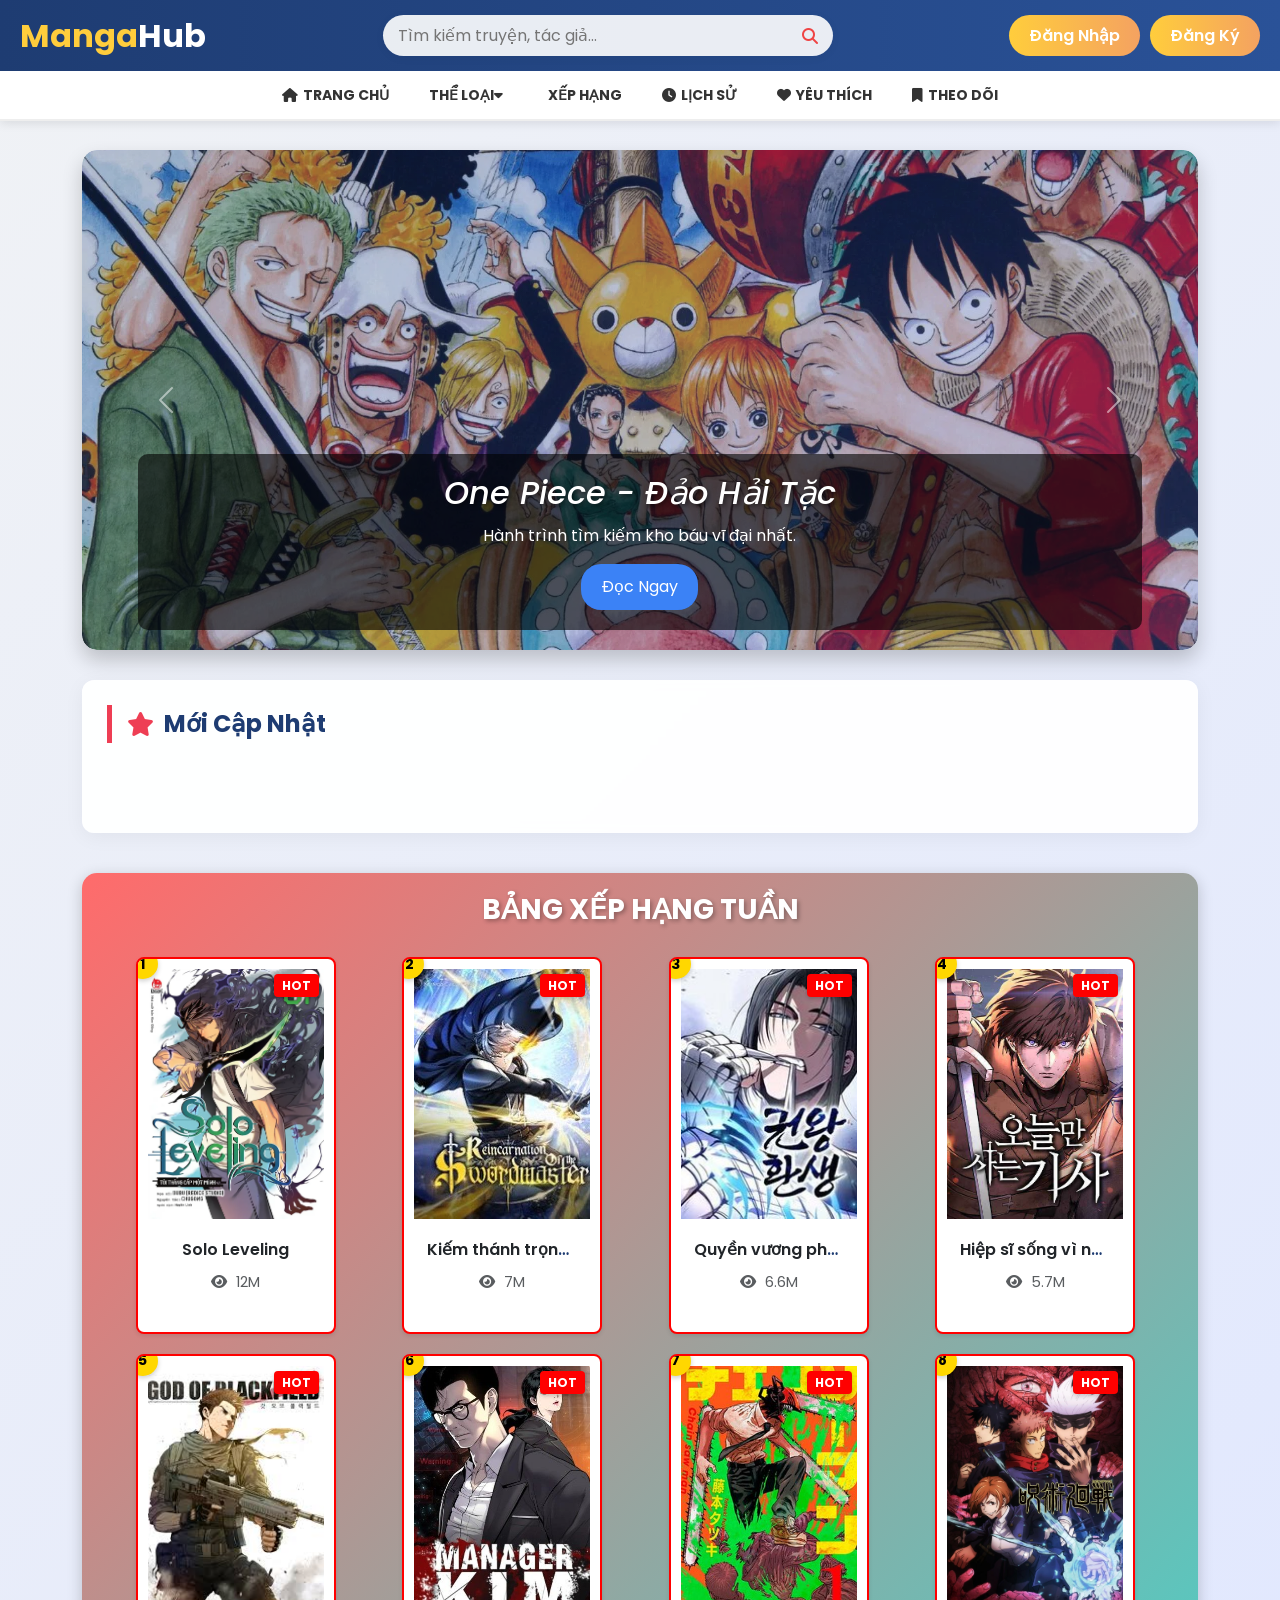
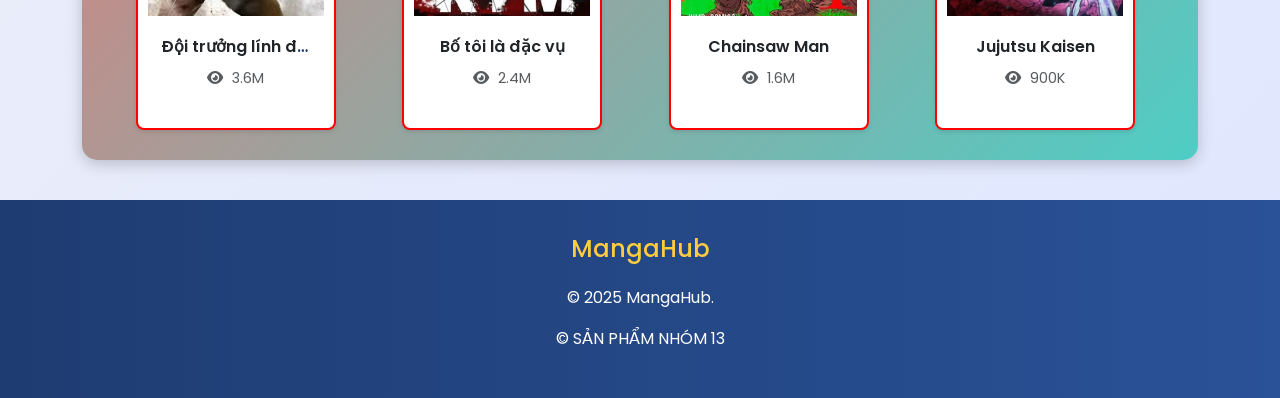
<file: WebSite_MangaHub/index.html>
<!DOCTYPE html>
<html lang="vi">

<head>
    <meta charset="UTF-8">
    <meta name="viewport" content="width=device-width, initial-scale=1.0">
    <title>Trang Chủ - MangaHub</title>
    <!-- Bootstrap 5 CSS -->
    <link href="https://cdn.jsdelivr.net/npm/bootstrap@5.3.0/dist/css/bootstrap.min.css" rel="stylesheet">
    <!-- FontAwesome -->
    <link rel="stylesheet" href="https://cdnjs.cloudflare.com/ajax/libs/font-awesome/6.4.0/css/all.min.css">
    <!-- Google Fonts -->
    <link href="https://fonts.googleapis.com/css2?family=Poppins:wght@400;500;600;700&display=swap" rel="stylesheet">
    <!-- Font Awesome -->
     <link rel="stylesheet" href="https://cdnjs.cloudflare.com/ajax/libs/font-awesome/6.5.1/css/all.min.css">
    <!-- Custom CSS -->
    <link rel="stylesheet" href="css/main.css">
    <link rel="stylesheet" href="css/navbar.css">
    <link rel="stylesheet" href="css/manga-card.css">
    <link rel="stylesheet" href="css/search.css">

</head>

<body>

    <div class="app-header-wrapper">

        <header class="header">
            <a href="index.html" class="logo">Manga<span style="color: #fff;">Hub</span></a>

        <div class="search-box position-relative">
            <input type="text" id="searchInput" placeholder="Tìm kiếm truyện, tác giả...">
            <i class="fas fa-search"></i>

    <!-- Lịch sử tìm kiếm -->
            <div id="searchHistory" class="search-history d-none"></div>
        </div>

            <div class="user-actions d-none d-md-flex" id="userActions">
                <a href="login.html">Đăng Nhập</a>
                <a href="register.html">Đăng Ký</a>
            </div>


            <button class="hamburger-btn d-md-none">
                <i class="fas fa-bars"></i>
            </button>
        </header>

        <!-- Menu Ngang -->
        <nav class="main-nav d-none d-md-block">
            <div class="container">
                <ul class="nav-list">
                    
                    <li class="nav-item">
                        <a href="index.html" class="nav-link"><i class="fas fa-home"></i> Trang Chủ</a>
                    </li>
                    <li class="nav-item">
                        <a href="#" class="nav-link">Thể Loại <i class="fas fa-caret-down"></i></a>

                        <div class="mega-menu">
                            <a href="detail-categories.html?category=Action">Action</a>
                            <a href="detail-categories.html?category=Adventure">Adventure</a>
                            <a href="detail-categories.html?category=Anime">Anime</a>
                            <a href="detail-categories.html?category=Chuyển Sinh">Chuyển Sinh</a>
                            <a href="detail-categories.html?category=Cổ Đại">Cổ Đại</a>
                            <a href="detail-categories.html?category=Comedy">Comedy</a>
                            <a href="detail-categories.html?category=Comic">Comic</a>
                            <a href="detail-categories.html?category=Demons">Demons</a>
                            <a href="detail-categories.html?category=Detective">Detective</a>
                            <a href="detail-categories.html?category=Doujinshi">Doujinshi</a>
                            <a href="detail-categories.html?category=Drama">Drama</a>
                            <a href="detail-categories.html?category=Fantasy">Fantasy</a>
                            <a href="detail-categories.html?category=Gender Bender">Gender Bender</a>
                            <a href="detail-categories.html?category=Harem">Harem</a>
                            <a href="detail-categories.html?category=Historical">Historical</a>
                            <a href="detail-categories.html?category=Horror">Horror</a>
                            <a href="detail-categories.html?category=Huyền Huyễn">Huyền Huyễn</a>
                            <a href="detail-categories.html?category=Isekai">Isekai</a>
                            <a href="detail-categories.html?category=Josei">Josei</a>
                            <a href="detail-categories.html?category=Mafia">Mafia</a>
                            <a href="detail-categories.html?category=Magic">Magic</a>
                            <a href="detail-categories.html?category=Manga">Manga</a>
                            <a href="detail-categories.html?category=Manhua">Manhua</a>
                            <a href="detail-categories.html?category=Manhwa">Manhwa</a>
                        </div>
                    </li>
                    <li class="nav-item"><a href="#" class="nav-link">Xếp Hạng</a></li>
                    <li class="nav-item">
                        <a href="history.html" class="nav-link">
                            <i class="fas fa-clock"></i> Lịch Sử
                        </a>
                    </li>

                    <li class="nav-item">
                        <a href="favorite.html" class="nav-link">
                            <i class="fas fa-heart"></i> Yêu Thích
                        </a>
                    </li>

                    <li class="nav-item">
                        <a href="#" class="nav-link">
                            <i class="fas fa-bookmark"></i> Theo Dõi
                        </a>
                    </li>

                </ul>
            </div>
        </nav>

    </div>

    <div class="container" style="margin-top: 150px;">

        <!-- Carousel (Premium/Featured) -->
        <div id="heroCarousel" class="carousel slide premium-carousel" data-bs-ride="carousel">
            <div class="carousel-inner">
                <div class="carousel-item active">
                    <img src="images\one-piece-hero.jpg" alt="Slide 1">
                    <div class="carousel-caption">
                        <h5>One Piece - Đảo Hải Tặc</h5>
                        <p>Hành trình tìm kiếm kho báu vĩ đại nhất.</p>
                        <a href="detail.html?id=7" class="btn-xem-thong-tin">Đọc Ngay</a>
                    </div>
                </div>
                <div class="carousel-item">
                    <img src="images/naruto-hero.jpg" alt="Slide 2">
                    <div class="carousel-caption">
                        <h5>Naruto Shippuden</h5>
                        <p>Huyền thoại Ninja làng Lá.</p>
                        <a href="detail.html?id=8" class="btn-xem-thong-tin">Đọc Ngay</a>
                    </div>
                </div>
            </div>
            <button class="carousel-control-prev" type="button" data-bs-target="#heroCarousel" data-bs-slide="prev">
                <span class="carousel-control-prev-icon"></span>
            </button>
            <button class="carousel-control-next" type="button" data-bs-target="#heroCarousel" data-bs-slide="next">
                <span class="carousel-control-next-icon"></span>
            </button>
        </div>

        <!-- Section: Truyện Mới Cập Nhật -->
        <div class="section-wrapper">
            <div class="section-title">
                <i class="fas fa-star"></i> Mới Cập Nhật
            </div>

            <div class="manga-grid" id="mangaGrid">
                
            </div>

        </div>

        <!-- Section: Top Xem Nhiều -->
        <!-- Section: Top Xem Nhiều -->
        <div class="top-most-viewed">
            <h2 class="section-title-top">Bảng Xếp Hạng Tuần</h2>

            <div class="row justify-content-center">

                <!-- Item 1 -->
                <div class="col-6 col-md-4 col-lg-3">
                    <div class="manga-card hot-card">
                        <div class="rank-badge">1</div>
                        <!-- Link ở ảnh -->
                        <a href="detail.html?id=3">
                            <img src="images/solo-leveling.jpg" class="card-img-top" alt="Top 1">
                        </a>
                        <div class="p-2 text-center">
                            <!-- THÊM Link ở tên truyện -->
                            <div class="manga-title">
                                <a href="detail.html?id=3" class="text-dark text-decoration-none">Solo Leveling</a>
                            </div>
                            <div class="text-muted"><i class="fas fa-eye"></i> 12M</div>
                        </div>
                    </div>
                </div>

                <!-- Item 2 -->
                <div class="col-6 col-md-4 col-lg-3">
                    <div class="manga-card hot-card">
                        <div class="rank-badge">2</div>
                        <a href="detail.html?id=1">
                            <img src="images\kiem-thanh-trong-sinh.jpg" class="card-img-top" alt="Top 2">
                        </a>
                        <div class="p-2 text-center">
                            <div class="manga-title">
                                <a href="detail.html?id=1" class="text-dark text-decoration-none">Kiếm thánh trọng
                                    sinh</a>
                            </div>
                            <div class="text-muted"><i class="fas fa-eye"></i> 7M</div>
                        </div>
                    </div>
                </div>

                <!-- Item 3 -->
                <div class="col-6 col-md-4 col-lg-3">
                    <div class="manga-card hot-card">
                        <div class="rank-badge">3</div>
                        <a href="detail.html?id=2">
                            <img src="images\quyen-vuong-phuc-sinh.jpg" class="card-img-top" alt="Top 3">
                        </a>
                        <div class="p-2 text-center">
                            <div class="manga-title">
                                <a href="detail.html?id=2" class="text-dark text-decoration-none">Quyền vương phục
                                    sinh</a>
                            </div>
                            <div class="text-muted"><i class="fas fa-eye"></i> 6.6M</div>
                        </div>
                    </div>
                </div>

                <!-- Item 4 -->
                <div class="col-6 col-md-4 col-lg-3">
                    <div class="manga-card hot-card">
                        <div class="rank-badge">4</div>
                        <a href="detail.html?id=4">
                            <img src="images\hiep-si-song-vi-ngay-hom-nay.png" class="card-img-top" alt="Top 4">
                        </a>
                        <div class="p-2 text-center">
                            <div class="manga-title">
                                <a href="detail.html?id=4" class="text-dark text-decoration-none">Hiệp sĩ sống vì ngày
                                    hôm nay</a>
                            </div>
                            <div class="text-muted"><i class="fas fa-eye"></i> 5.7M</div>
                        </div>
                    </div>
                </div>

                <!-- Item 5 -->
                <div class="col-6 col-md-4 col-lg-3">
                    <div class="manga-card hot-card">
                        <div class="rank-badge">5</div>
                        <a href="detail.html?id=5">
                            <img src="images\doi-truong-linh-danh-thue.jpeg" class="card-img-top" alt="Top 5">
                        </a>
                        <div class="p-2 text-center">
                            <div class="manga-title">
                                <a href="detail.html?id=5" class="text-dark text-decoration-none">Đội trưởng lính đánh
                                    thuê</a>
                            </div>
                            <div class="text-muted"><i class="fas fa-eye"></i> 3.6M</div>
                        </div>
                    </div>
                </div>

                <!-- Item 6 -->
                <div class="col-6 col-md-4 col-lg-3">
                    <div class="manga-card hot-card">
                        <div class="rank-badge">6</div>
                        <a href="detail.html?id=6">
                            <img src="images\bo-toi-la-dac-vu.jpg" class="card-img-top" alt="Top 6">
                        </a>
                        <div class="p-2 text-center">
                            <div class="manga-title">
                                <a href="detail.html?id=6" class="text-dark text-decoration-none">Bố tôi là đặc vụ</a>
                            </div>
                            <div class="text-muted"><i class="fas fa-eye"></i> 2.4M</div>
                        </div>
                    </div>
                </div>

                <!-- Item 7 -->
                <div class="col-6 col-md-4 col-lg-3">
                    <div class="manga-card hot-card">
                        <div class="rank-badge">7</div>
                        <a href="detail.html?id=1">
                            <img src="images\Chainsawman.jpg" class="card-img-top" alt="Top 7">
                        </a>
                        <div class="p-2 text-center">
                            <div class="manga-title">
                                <a href="detail.html?id=1" class="text-dark text-decoration-none">Chainsaw Man</a>
                            </div>
                            <div class="text-muted"><i class="fas fa-eye"></i> 1.6M</div>
                        </div>
                    </div>
                </div>

                <!-- Item 8 -->
                <div class="col-6 col-md-4 col-lg-3">
                    <div class="manga-card hot-card">
                        <div class="rank-badge">8</div>
                        <a href="detail.html?id=2">
                            <img src="images\Jujutsu-kaisen.jpg" class="card-img-top" alt="Top 8">
                        </a>
                        <div class="p-2 text-center">
                            <div class="manga-title">
                                <a href="detail.html?id=2" class="text-dark text-decoration-none">Jujutsu Kaisen</a>
                            </div>
                            <div class="text-muted"><i class="fas fa-eye"></i> 900K</div>
                        </div>
                    </div>
                </div>

            </div>
        </div>
    </div>

    </div>

    <!-- Footer -->
    <footer class="footer">
        <div class="container">
            <a href="#" class="logo mb-3 d-block" style="font-size: 1.5rem;">MangaHub</a>
            <p>&copy; 2025 MangaHub.</p>
            <p>&copy; SẢN PHẨM NHÓM 13</p>
        </div>
    </footer>

    <!-- Bootstrap JS -->
    <script src="https://cdn.jsdelivr.net/npm/bootstrap@5.3.0/dist/js/bootstrap.bundle.min.js"></script>
    <script src="js/main.js"></script>
</body>

</html>
</file>
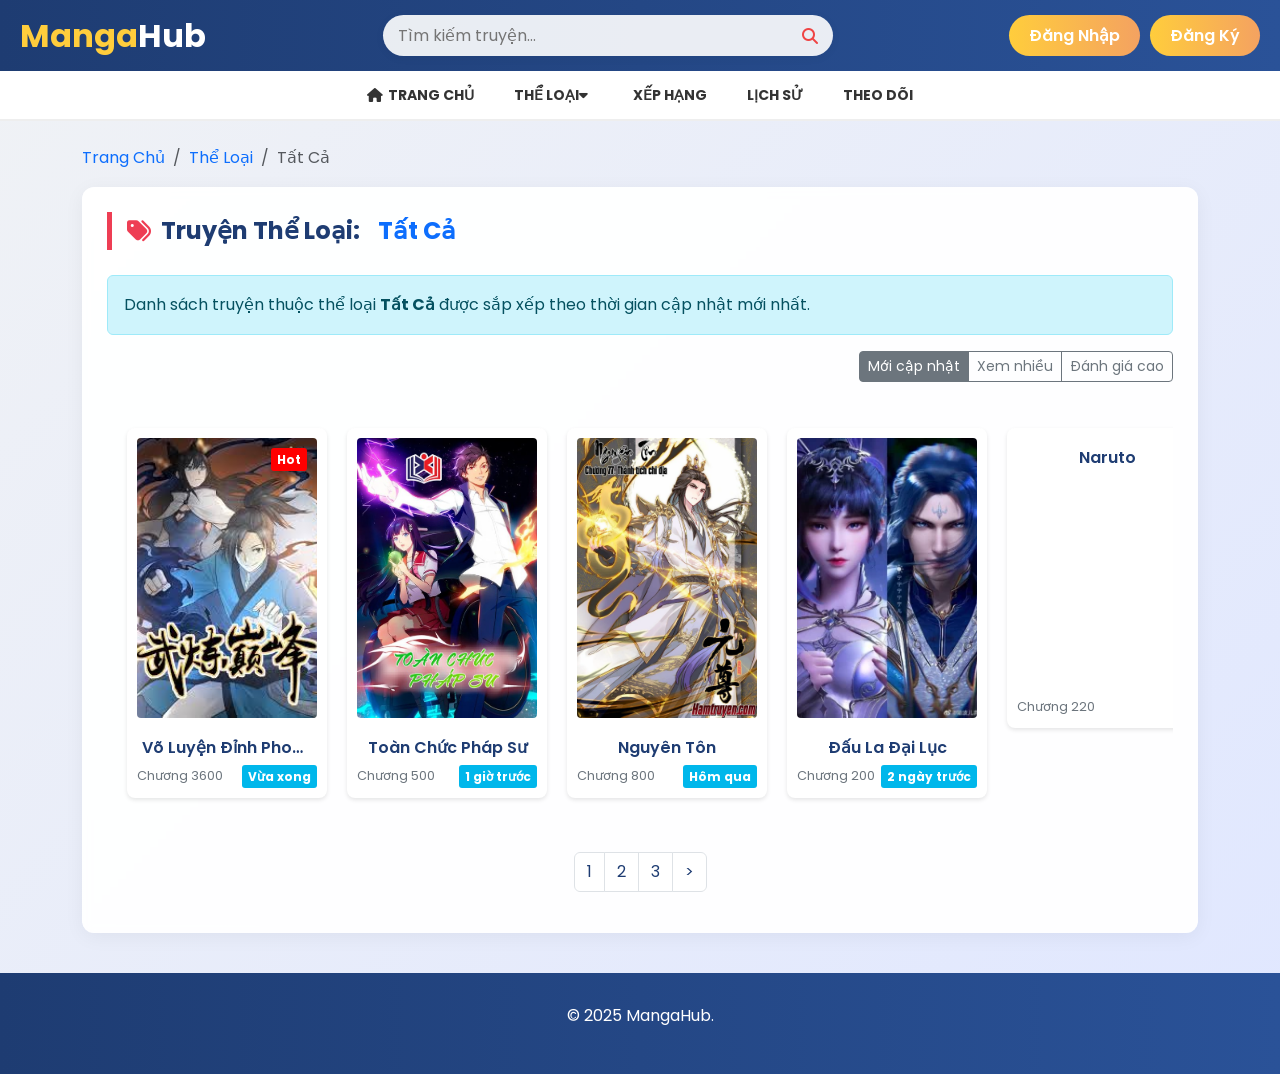
<file: WebSite_MangaHub/detail-categories.html>
<!DOCTYPE html>
<html lang="vi">
<head>
    <meta charset="UTF-8">
    <meta name="viewport" content="width=device-width, initial-scale=1.0">
    <title>Thể Loại - MangaHub</title>
    <!-- Bootstrap 5 CSS -->
    <link href="https://cdn.jsdelivr.net/npm/bootstrap@5.3.0/dist/css/bootstrap.min.css" rel="stylesheet">
    <!-- FontAwesome -->
    <link rel="stylesheet" href="https://cdnjs.cloudflare.com/ajax/libs/font-awesome/6.4.0/css/all.min.css">
    <!-- Google Fonts -->
    <link href="https://fonts.googleapis.com/css2?family=Poppins:wght@400;500;600;700&display=swap" rel="stylesheet">
    <!-- Custom CSS -->
    <link rel="stylesheet" href="css/main.css">
    <link rel="stylesheet" href="css/navbar.css">
    <link rel="stylesheet" href="css/manga-card.css">
</head>
<body>

    <!-- Header -->
    <header class="header">
        <a href="index.html" class="logo">Manga<span style="color: #fff;">Hub</span></a>
        <div class="search-box">
            <input type="text" placeholder="Tìm kiếm truyện...">
            <i class="fas fa-search"></i>
        </div>
        <div class="user-actions d-none d-md-flex">
            <a href="login.html">Đăng Nhập</a>
            <a href="register.html">Đăng Ký</a> 
        </div>
        <button class="hamburger-btn d-md-none"><i class="fas fa-bars"></i></button>
    </header>

    <!-- Menu Ngang (Copy y hệt từ bước 2) -->
    <nav class="main-nav d-none d-md-block">
        <div class="container">
            <ul class="nav-list">
                
                <li class="nav-item"><a href="index.html" class="nav-link"><i class="fas fa-home"></i> Trang Chủ</a></li>
                <li class="nav-item">
                    <a href="#" class="nav-link">Thể Loại <i class="fas fa-caret-down"></i></a>
                    <div class="mega-menu">
                        <a href="detail-categories.html?category=Action">Action</a>
                        <a href="detail-categories.html?category=Adventure">Adventure</a>
                        <a href="detail-categories.html?category=Anime">Anime</a>
                        <a href="detail-categories.html?category=Chuyển Sinh">Chuyển Sinh</a>
                        <a href="detail-categories.html?category=Cổ Đại">Cổ Đại</a>
                        <a href="detail-categories.html?category=Comedy">Comedy</a>
                        <a href="detail-categories.html?category=Comic">Comic</a>
                        <a href="detail-categories.html?category=Demons">Demons</a>
                        <a href="detail-categories.html?category=Detective">Detective</a>
                        <a href="detail-categories.html?category=Doujinshi">Doujinshi</a>
                        <a href="detail-categories.html?category=Drama">Drama</a>
                        <a href="detail-categories.html?category=Fantasy">Fantasy</a>
                        <a href="detail-categories.html?category=Gender Bender">Gender Bender</a>
                        <a href="detail-categories.html?category=Harem">Harem</a>
                        <a href="detail-categories.html?category=Historical">Historical</a>
                        <a href="detail-categories.html?category=Horror">Horror</a>
                        <a href="detail-categories.html?category=Huyền Huyễn">Huyền Huyễn</a>
                        <a href="detail-categories.html?category=Isekai">Isekai</a>
                        <a href="detail-categories.html?category=Josei">Josei</a>
                        <a href="detail-categories.html?category=Mafia">Mafia</a>
                        <a href="detail-categories.html?category=Magic">Magic</a>
                        <a href="detail-categories.html?category=Manga">Manga</a>
                        <a href="detail-categories.html?category=Manhua">Manhua</a>
                        <a href="detail-categories.html?category=Manhwa">Manhwa</a>
                    </div>
                </li>
                <li class="nav-item"><a href="#" class="nav-link">Xếp Hạng</a></li>
                <li class="nav-item"><a href="history.html" class="nav-link">Lịch Sử</a></li>
                <li class="nav-item"><a href="#" class="nav-link">Theo Dõi</a></li>
            </ul>
        </div>
    </nav>

    <!-- Nội dung chính -->
    <div class="container">
        
        <!-- Breadcrumb (Đường dẫn) -->
        <nav aria-label="breadcrumb" class="mt-4">
            <ol class="breadcrumb">
                <li class="breadcrumb-item"><a href="index.html" class="text-decoration-none">Trang Chủ</a></li>
                <li class="breadcrumb-item"><a href="#" class="text-decoration-none">Thể Loại</a></li>
                <li class="breadcrumb-item active" aria-current="page" id="breadcrumb-category">...</li>
            </ol>
        </nav>

        <!-- Tiêu đề Thể Loại Động -->
        <div class="section-wrapper mt-3">
            <div class="section-title">
                <i class="fas fa-tags"></i> Truyện Thể Loại: <span id="category-title" class="text-primary ms-2">Đang tải...</span>
            </div>
            
            <div class="alert alert-info">
                Danh sách truyện thuộc thể loại <strong><span id="category-subtitle">...</span></strong> được sắp xếp theo thời gian cập nhật mới nhất.
            </div>

            <!-- Bộ lọc nhỏ -->
            <div class="d-flex justify-content-end mb-3">
                <div class="btn-group">
                    <button class="btn btn-outline-secondary btn-sm active">Mới cập nhật</button>
                    <button class="btn btn-outline-secondary btn-sm">Xem nhiều</button>
                    <button class="btn btn-outline-secondary btn-sm">Đánh giá cao</button>
                </div>
            </div>

            <!-- Lưới truyện (Giống trang chủ) -->
            <div class="manga-grid">
                <!-- Item 1 -->
                <div class="manga-card">
                    <div style="position: relative;">
                        <span class="badge-18plus">Hot</span>
                        <a href="detail.html">
                            <img src="images\vo-luyen-dinh-phong.jpeg" class="manga-cover" alt="Cover">
                        </a>
                    </div>
                    <div class="card-body">
                        <h3 class="manga-title"><a href="detail.html">Võ Luyện Đỉnh Phong</a></h3>
                        <div class="chapter-info">
                            <span>Chương 3600</span>
                            <span class="update-tag">Vừa xong</span>
                        </div>
                    </div>
                </div>
                
                <!-- Item 2 -->
                <div class="manga-card">
                    <a href="detail.html">
                        <img src="images\toan-chuc-phap-su.jpg" class="manga-cover" alt="Cover">
                    </a>
                    <div class="card-body">
                        <h3 class="manga-title"><a href="detail.html">Toàn Chức Pháp Sư</a></h3>
                        <div class="chapter-info">
                            <span>Chương 500</span>
                            <span class="update-tag">1 giờ trước</span>
                        </div>
                    </div>
                </div>

                <!-- Item 3 -->
                <div class="manga-card">
                    <a href="detail.html">
                        <img src="images\nguyen-ton.webp" class="manga-cover" alt="Cover">
                    </a>
                    <div class="card-body">
                        <h3 class="manga-title"><a href="detail.html">Nguyên Tôn</a></h3>
                        <div class="chapter-info">
                            <span>Chương 800</span>
                            <span class="update-tag">Hôm qua</span>
                        </div>
                    </div>
                </div>

                 <!-- Item 4 -->
                 <div class="manga-card">
                    <a href="detail.html">
                        <img src="images\dau-la-dai-luc.webp" class="manga-cover" alt="Cover">
                    </a>
                    <div class="card-body">
                        <h3 class="manga-title"><a href="detail.html">Đấu La Đại Lục</a></h3>
                        <div class="chapter-info">
                            <span>Chương 200</span>
                            <span class="update-tag">2 ngày trước</span>
                        </div>
                    </div>
                </div>

                <div class="manga-card">
                    <a href="detail.html">
                        <!-- <img src="images\naruto.jpg" class="manga-cover" alt="Cover"> -->
                    </a>
                    <div class="card-body">
                        <h3 class="manga-title"><a href="detail.html">Naruto</a></h3>
                        <div class="chapter-info">
                            <span>Chương 220</span>
                            <!-- <span class="update-tag">Vừa xong</span> -->
                        </div>
                    </div>
                </div>

                <div class="manga-card">
                    <a href="detail.html">
                        <img src="images\shark-ca-map.jpg" class="manga-cover" alt="Cover">
                    </a>
                    <div class="card-body">
                        <h3 class="manga-title"><a href="detail.html">Người xấu</a></h3>
                        <div class="chapter-info">
                            <span>Chương 283</span>
                            <span class="update-tag">Vừa xong</span>
                        </div>
                    </div>
                </div>
                
                                <div class="manga-card">
                    <a href="detail.html">
                        <img src="images\Jujutsu-kaisen.jpg" class="manga-cover" alt="Cover">
                    </a>
                    <div class="card-body">
                        <h3 class="manga-title"><a href="detail.html">Jujusu Kaisen</a></h3>
                        <div class="chapter-info">
                            <span>Chương 150</span>
                            <span class="update-tag">3 ngày trước</span>
                        </div>
                    </div>
                </div>

                                <div class="manga-card">
                    <a href="detail.html">
                        <img src="images\tho-san-cap-sss.jpg" class="manga-cover" alt="Cover">
                    </a>
                    <div class="card-body">
                        <h3 class="manga-title"><a href="detail.html">Thợ săn</a></h3>
                        <div class="chapter-info">
                            <span>Chương 190</span>
                            <span class="update-tag">1 ngày trước</span>
                        </div>
                    </div>
                </div>
                <!-- Bạn có thể copy thêm nhiều item vào đây -->
            </div>
            
            <!-- Phân trang -->
            <ul class="pagination mt-4">
                <li class="page-item active"><a class="page-link" href="#">1</a></li>
                <li class="page-item"><a class="page-link" href="#">2</a></li>
                <li class="page-item"><a class="page-link" href="#">3</a></li>
                <li class="page-item"><a class="page-link" href="#">></a></li>
            </ul>
        </div>
    </div>

    <!-- Footer -->
    <footer class="footer">
        <div class="container">
            <p>&copy; 2025 MangaHub.</p>
        </div>
    </footer>

    <!-- Bootstrap JS -->
    <script src="https://cdn.jsdelivr.net/npm/bootstrap@5.3.0/dist/js/bootstrap.bundle.min.js"></script>

    <!-- SCRIPT XỬ LÝ TÊN THỂ LOẠI TỰ ĐỘNG -->
    <script src="js/main.js"></script>
    <script src="js/category.js"></script>
</body>
</html>
</file>
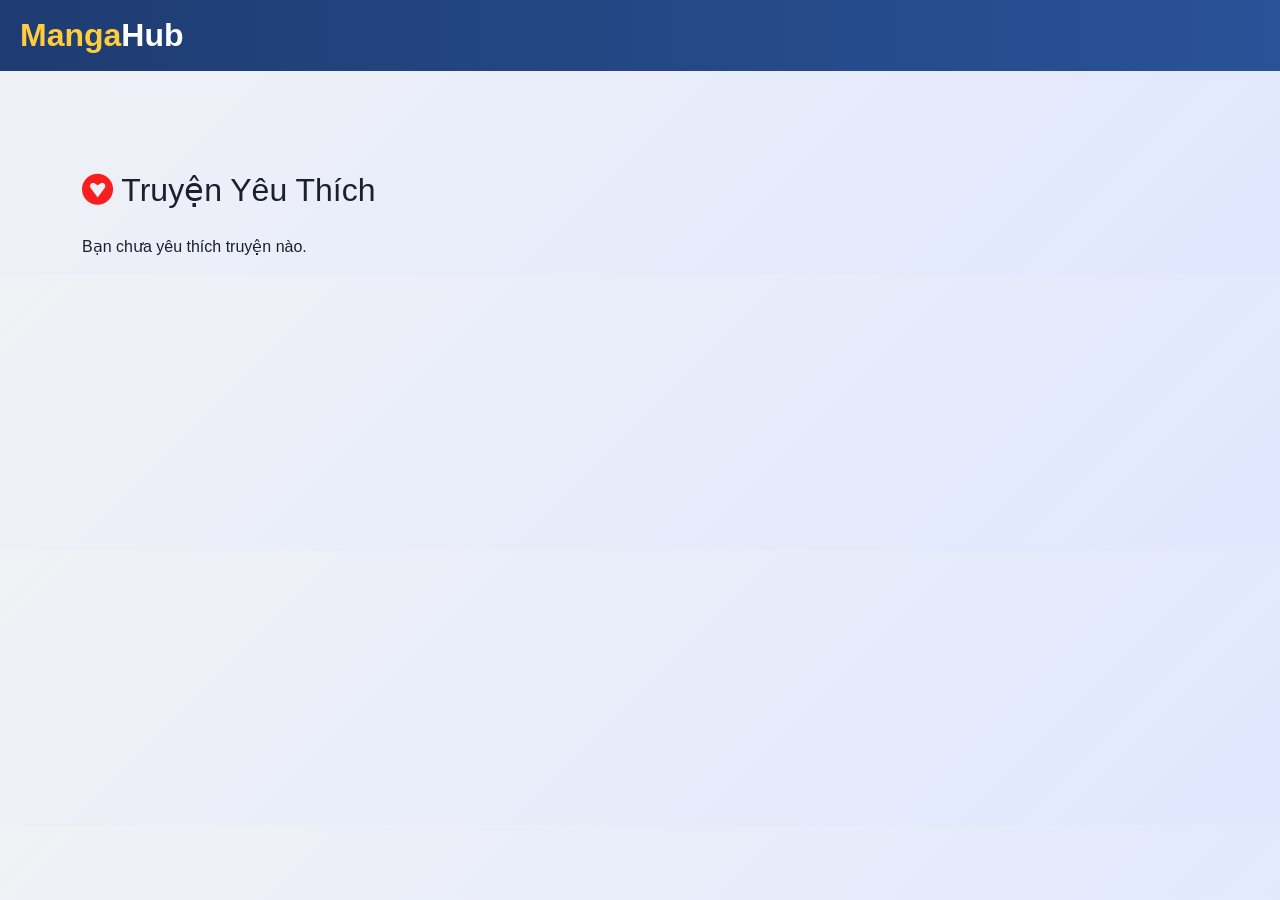
<file: WebSite_MangaHub/favorite.html>
<!DOCTYPE html>
<html lang="vi">
<head>
    <meta charset="UTF-8">
    <title>Truyện Yêu Thích</title>
    <meta name="viewport" content="width=device-width, initial-scale=1.0">
    <link rel="stylesheet" href="https://cdnjs.cloudflare.com/ajax/libs/font-awesome/6.5.1/css/all.min.css">
    <link href="https://cdn.jsdelivr.net/npm/bootstrap@5.3.0/dist/css/bootstrap.min.css" rel="stylesheet">
    <link rel="stylesheet" href="css/main.css">
    <link rel="stylesheet" href="css/navbar.css">
</head>

<body>

<header class="header">
    <a href="index.html" class="logo">Manga<span style="color:#fff;">Hub</span></a>
</header>

<div class="container" style="margin-top:100px;">
    <h2 class="mb-4"><i class="fa-brands fa-gratipay" style="color: #f91f1f;"></i> Truyện Yêu Thích</h2>

    <div id="favoriteList" class="row g-4"></div>
</div>

<script>
    const list = document.getElementById("favoriteList");
    const favorites = JSON.parse(localStorage.getItem("favorites")) || [];

    if (favorites.length === 0) {
        list.innerHTML = "<p>Bạn chưa yêu thích truyện nào.</p>";
    }

    favorites.forEach(manga => {
        const div = document.createElement("div");
        div.className = "col-md-3";

        div.innerHTML = `
            <div class="card h-100">
                <img src="${manga.cover}" class="card-img-top">
                <div class="card-body">
                    <h6 class="card-title">${manga.title}</h6>
                    <a href="${manga.link}" class="btn btn-sm btn-primary">Xem</a>
                </div>
            </div>
        `;

        list.appendChild(div);
    });
</script>

</body>
</html>
</file>
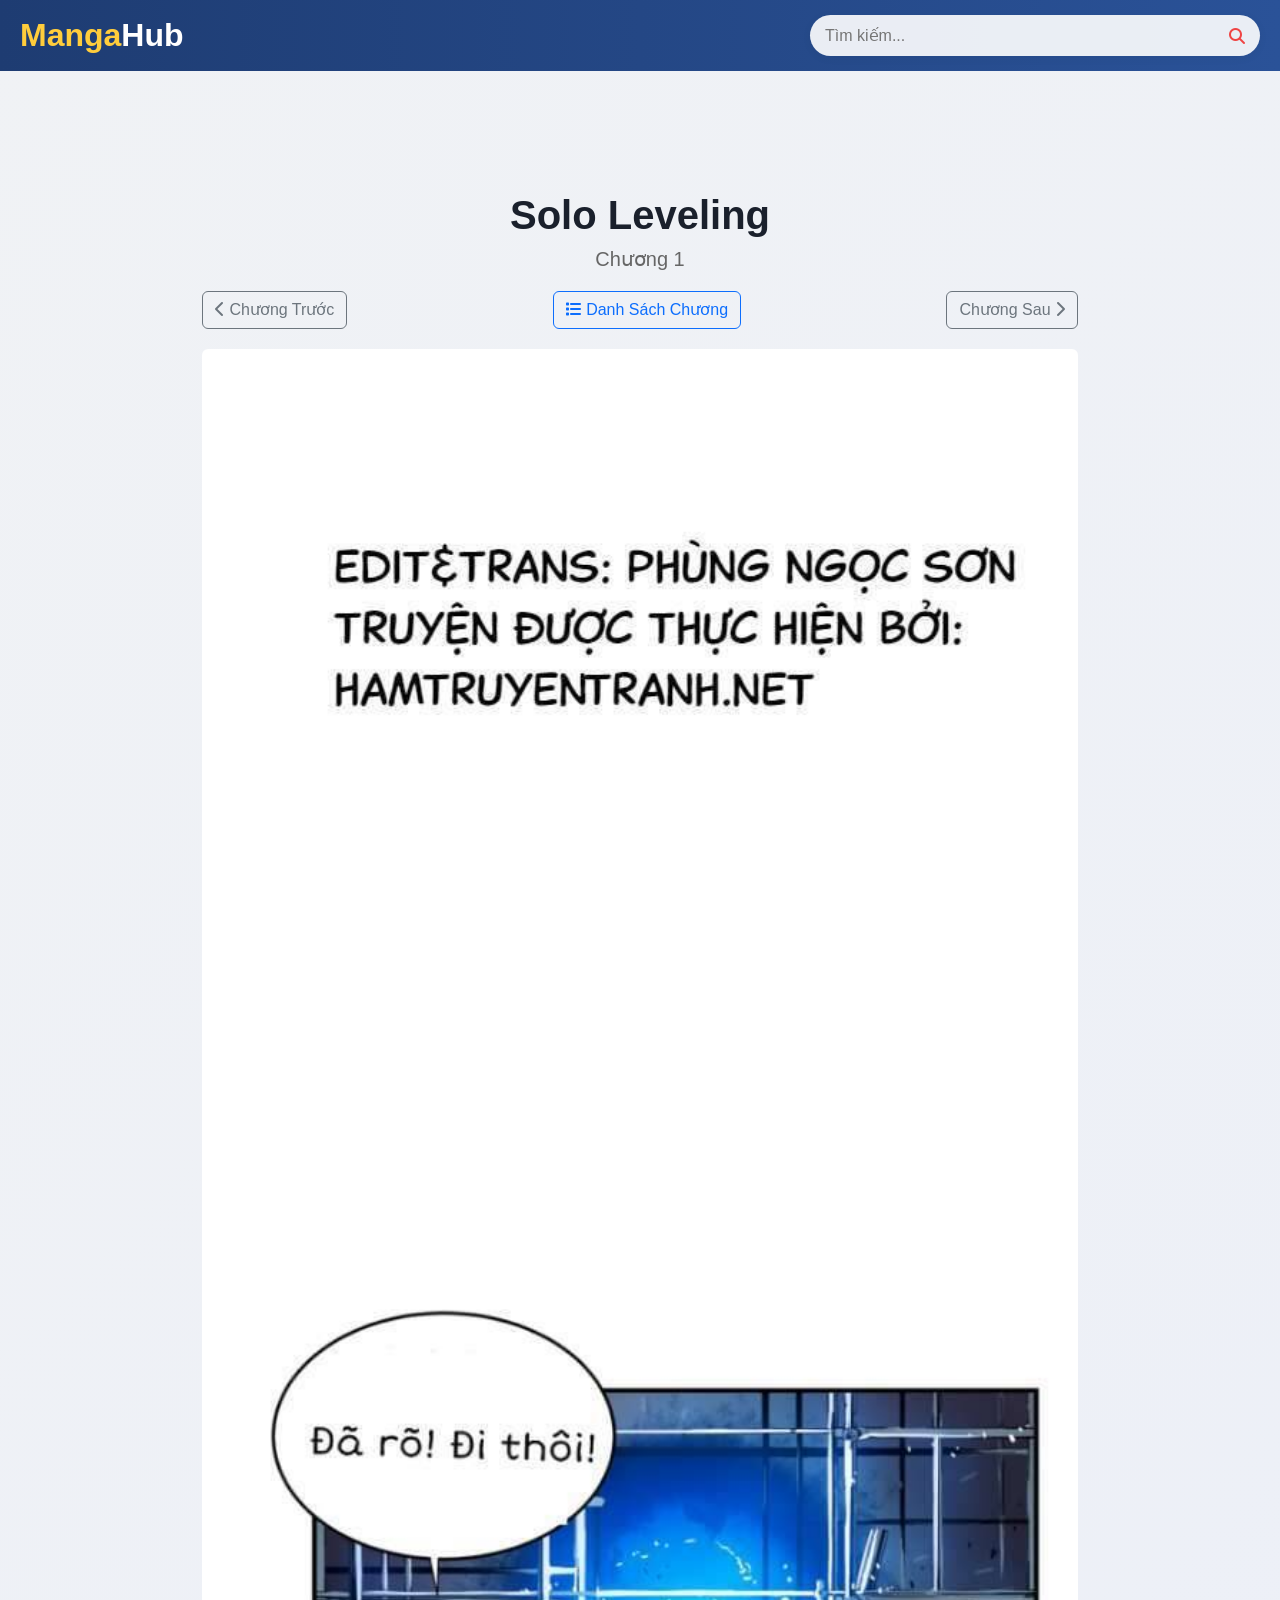
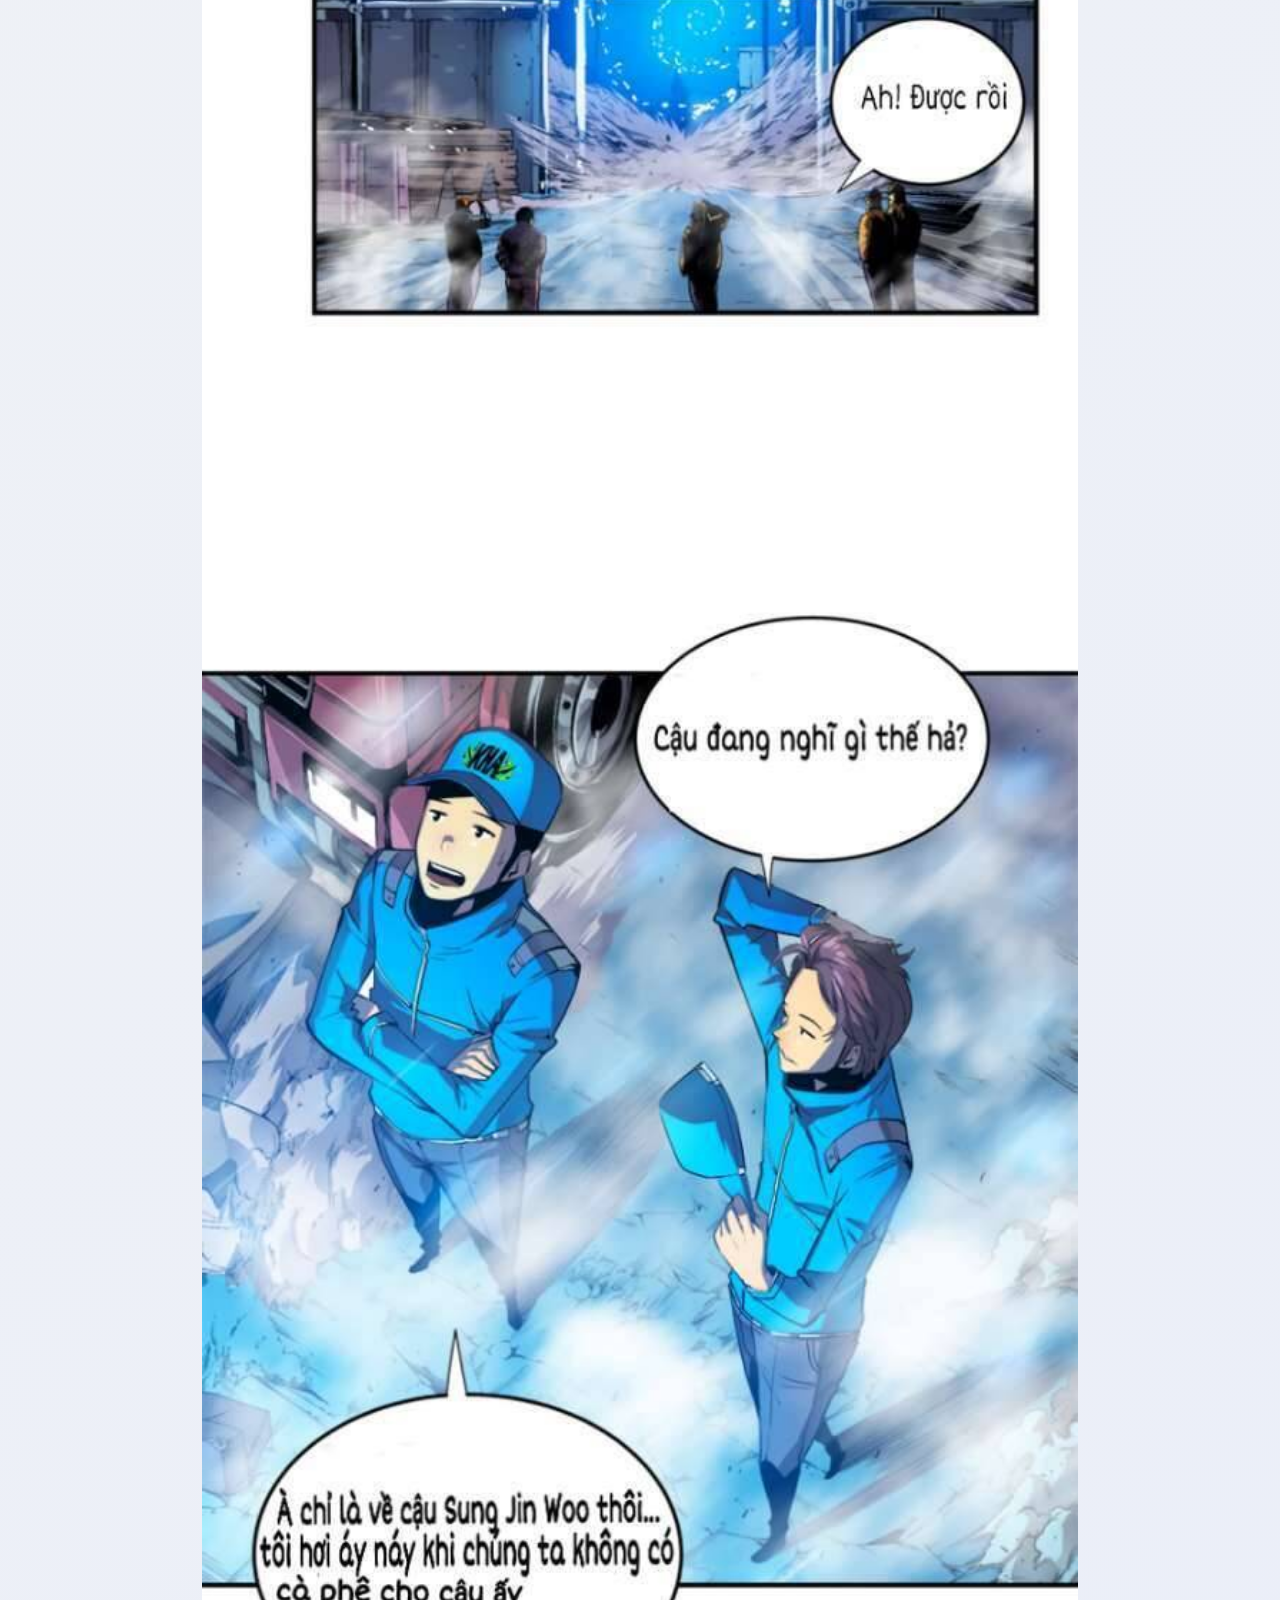
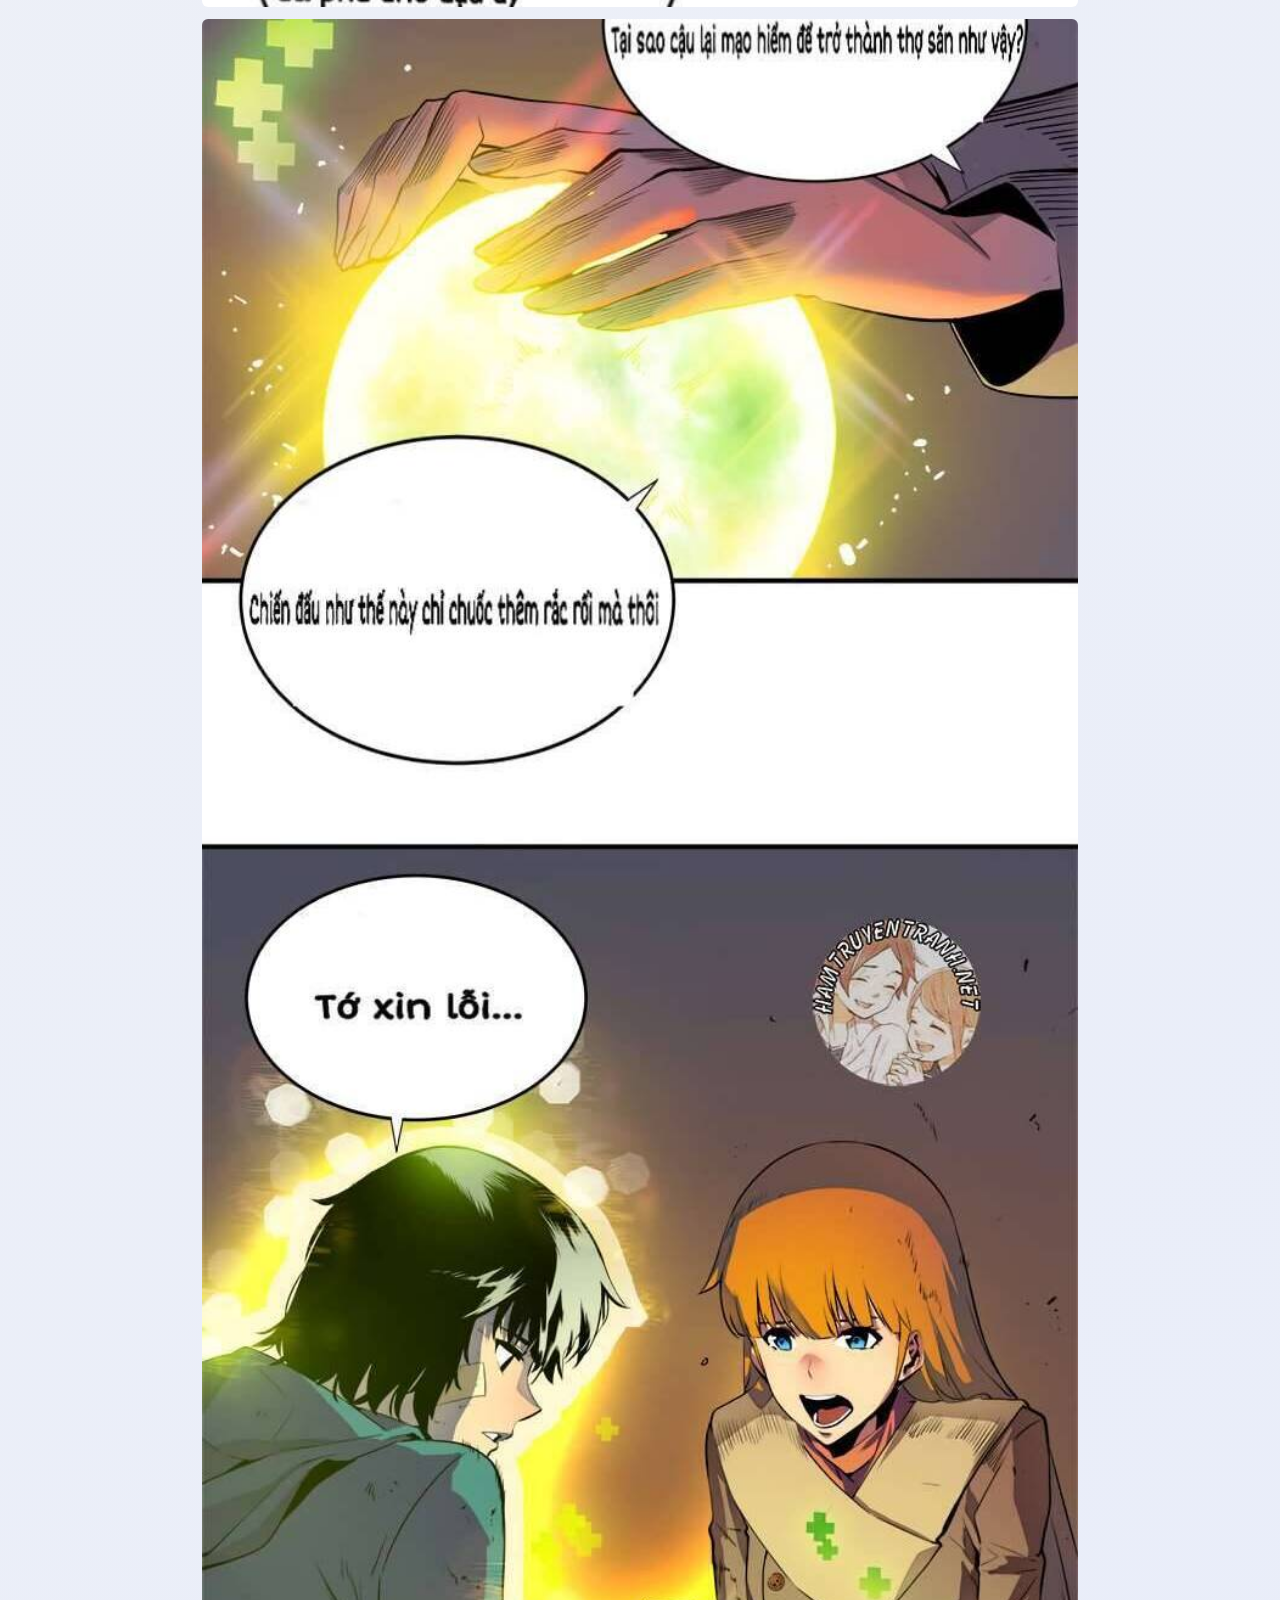
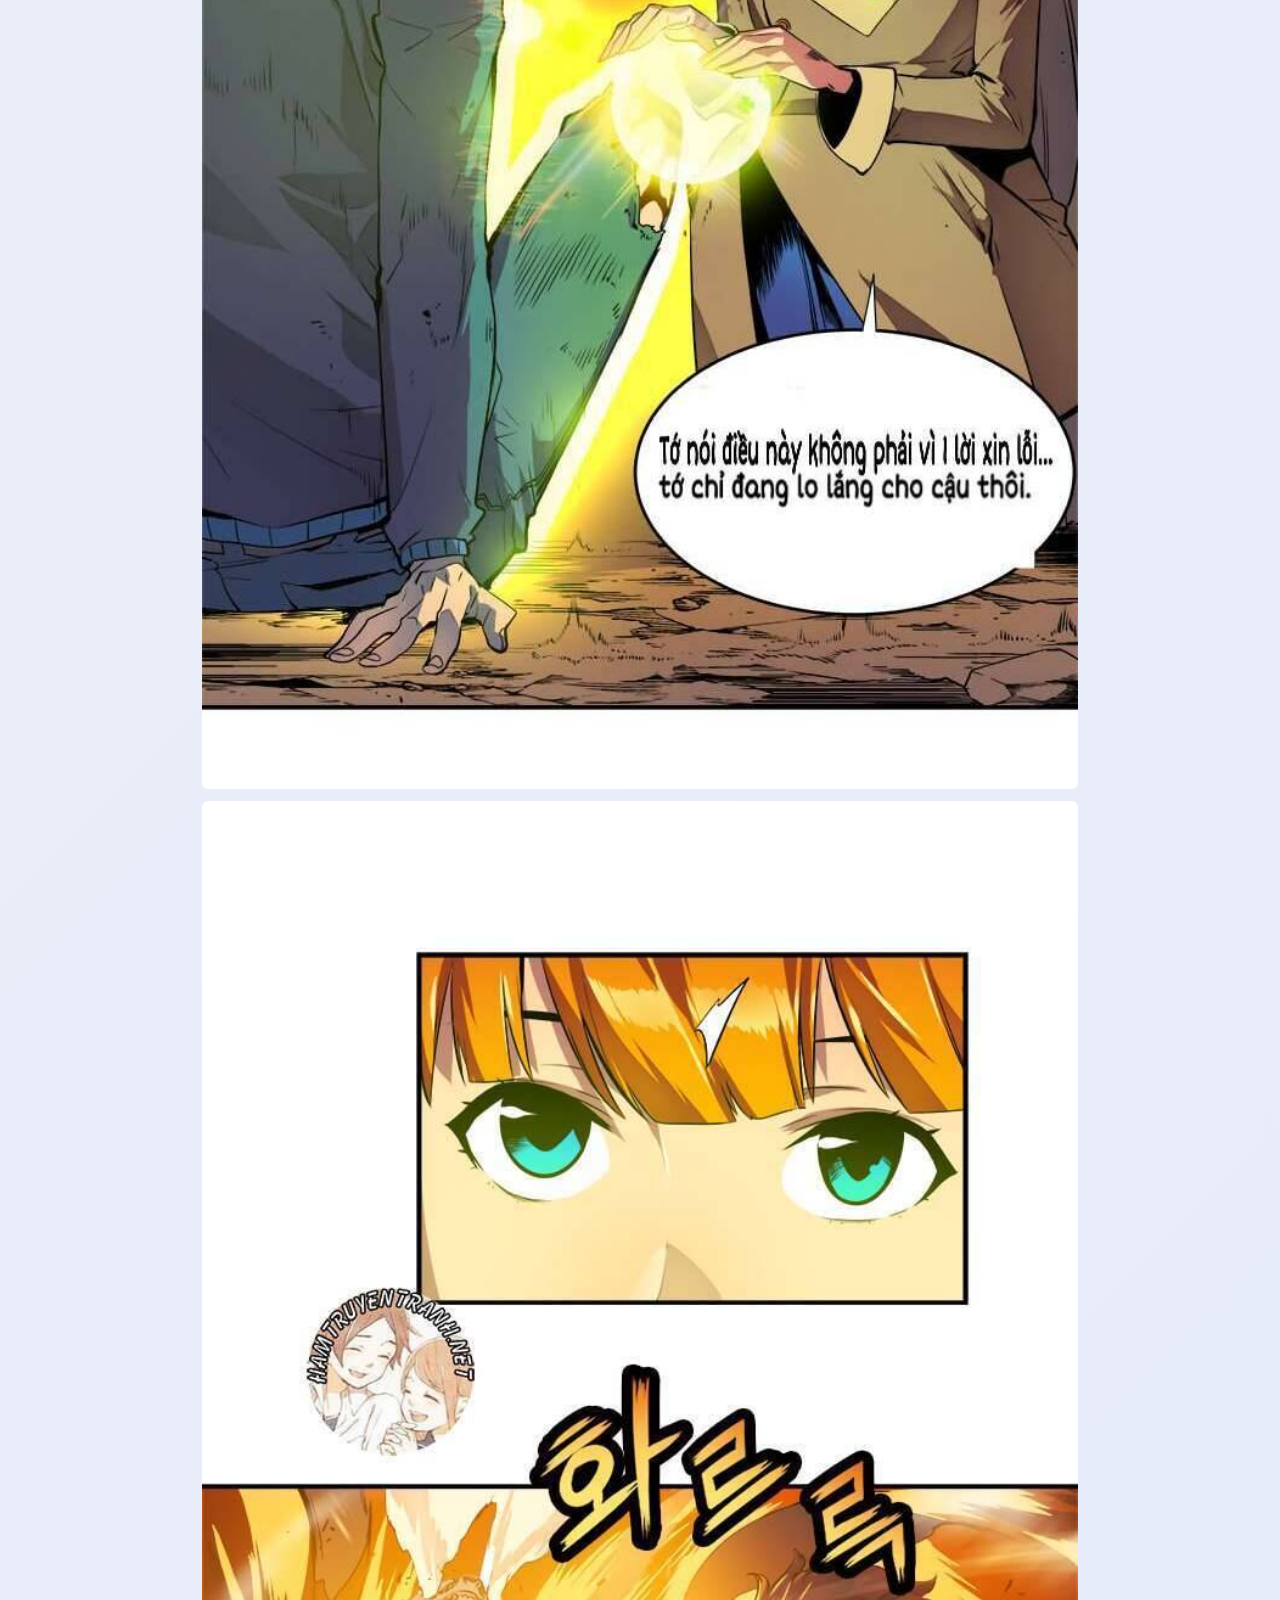
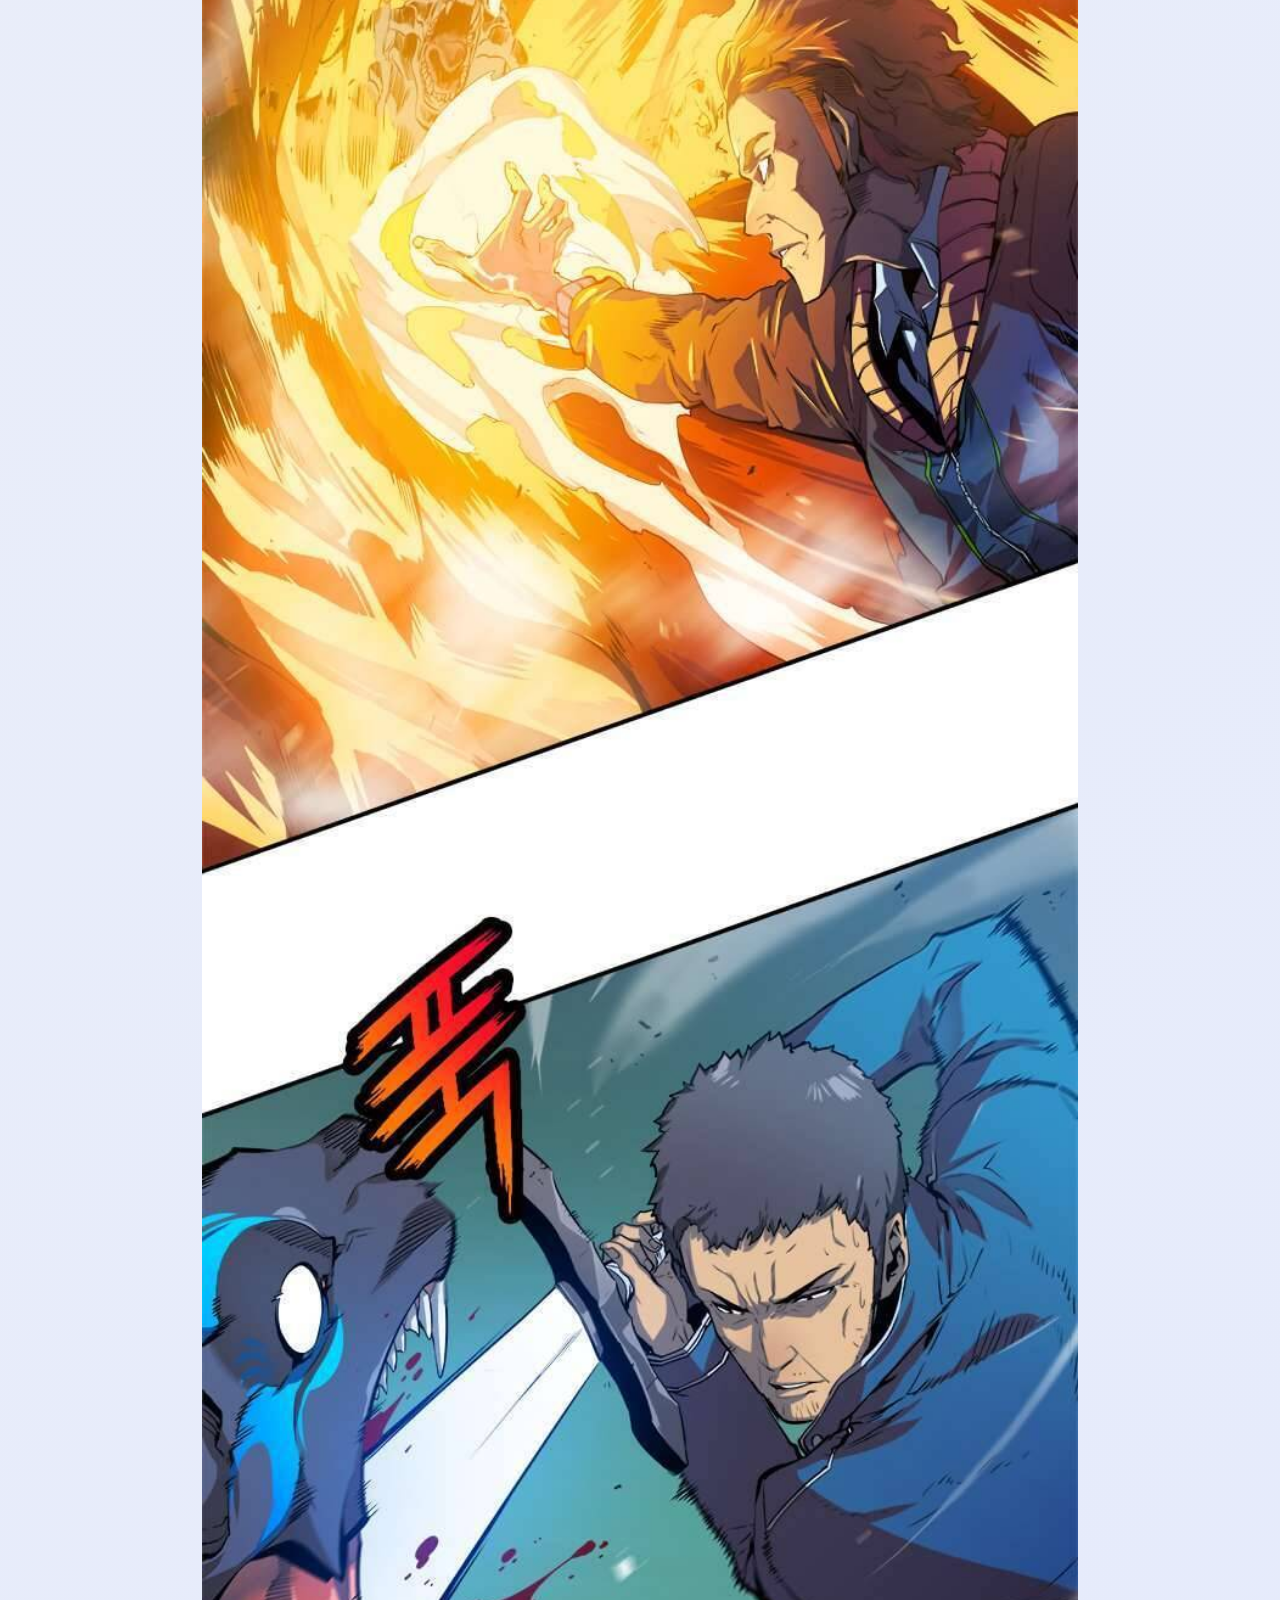
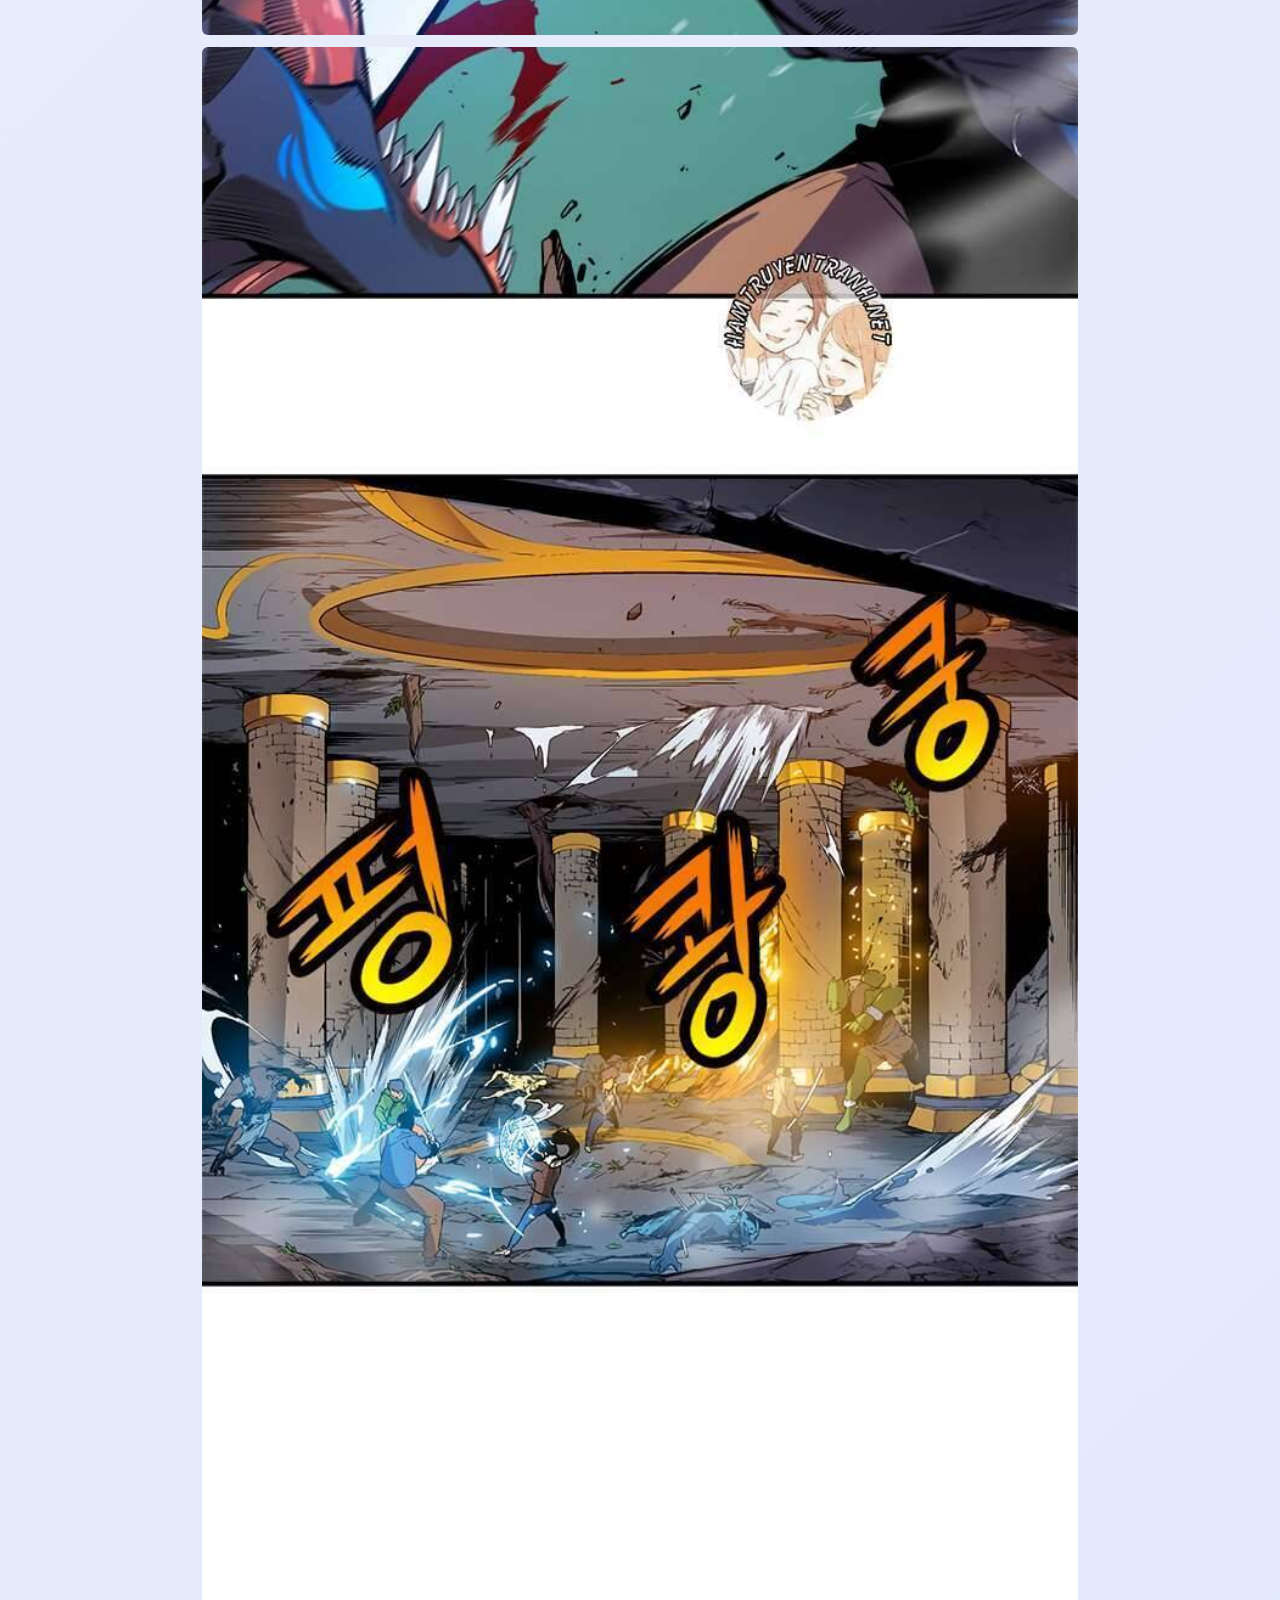
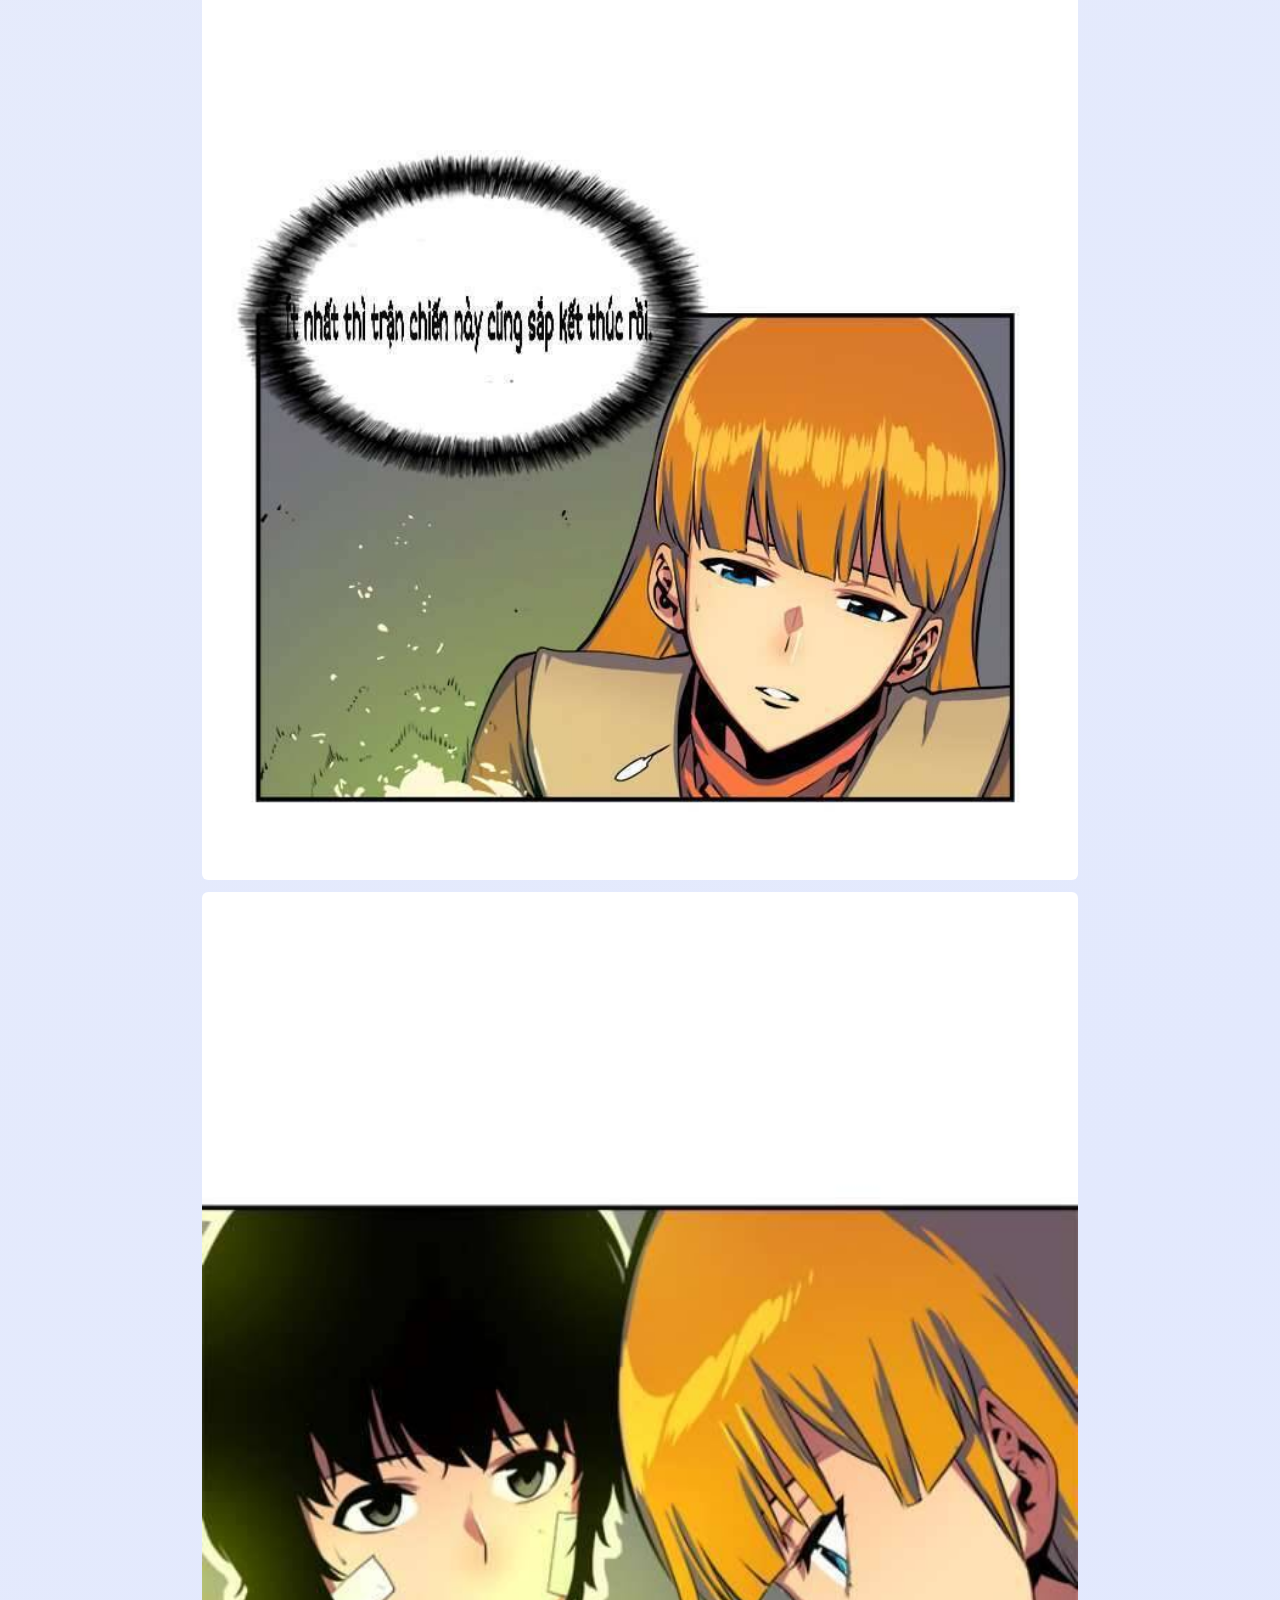
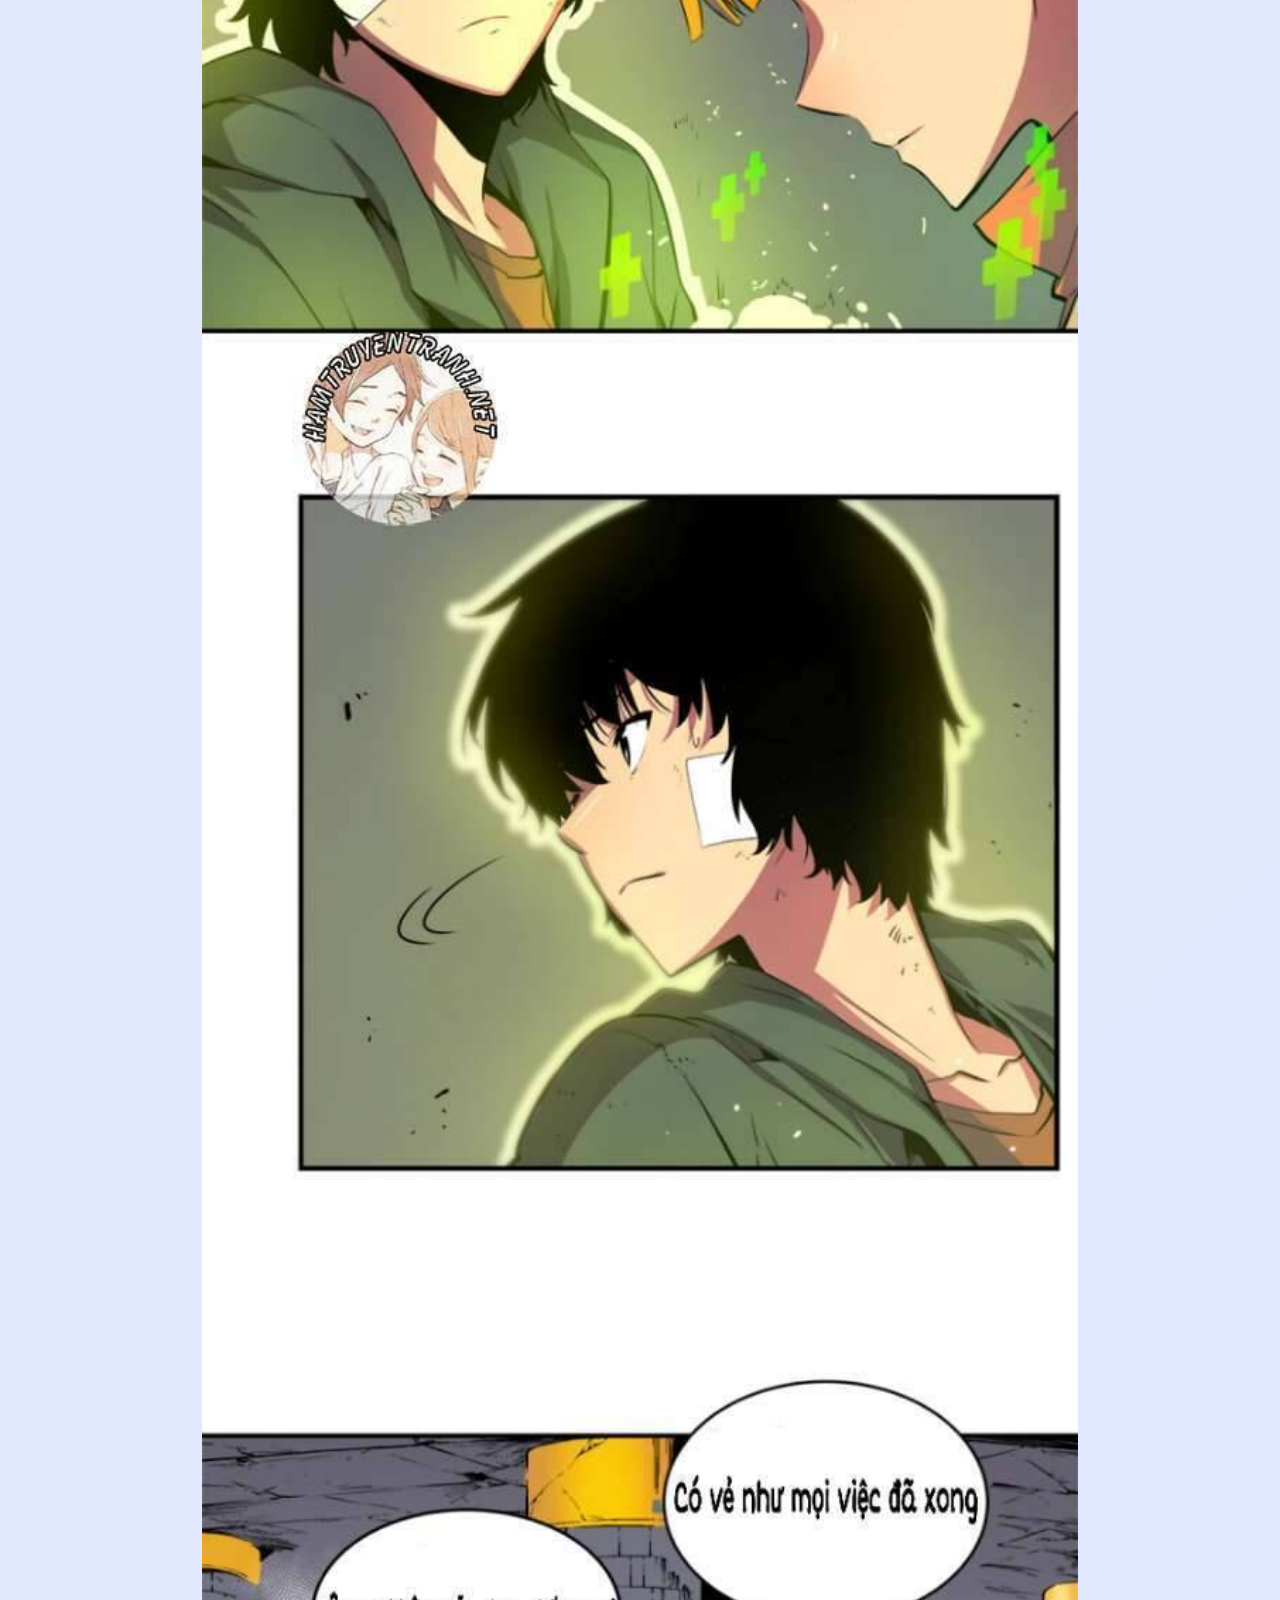
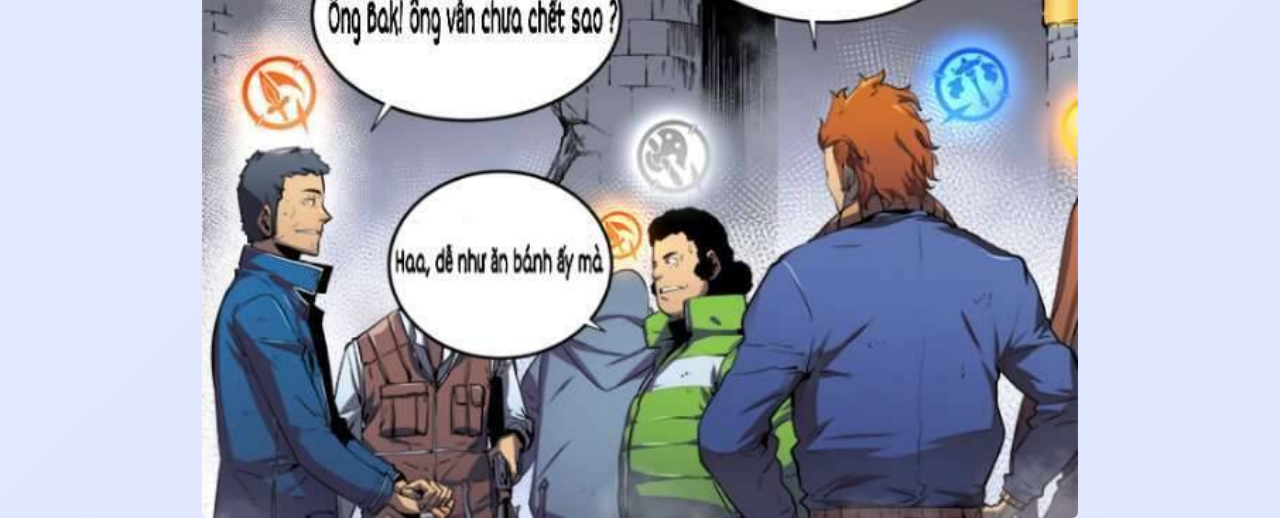
<file: WebSite_MangaHub/read.html>
<!DOCTYPE html>
<html lang="vi">
<head>
    <meta charset="UTF-8">
    <title>Solo Leveling - Chương 1</title>
    <meta name="viewport" content="width=device-width, initial-scale=1.0">

    <!-- Bootstrap + FontAwesome -->
    <link href="https://cdn.jsdelivr.net/npm/bootstrap@5.3.0/dist/css/bootstrap.min.css" rel="stylesheet">
    <link rel="stylesheet" href="https://cdnjs.cloudflare.com/ajax/libs/font-awesome/6.4.0/css/all.min.css">

    <!-- CSS dùng chung -->
    <link rel="stylesheet" href="css/main.css">
    <link rel="stylesheet" href="css/navbar.css">

    <!-- CSS riêng cho đọc truyện -->
    <link rel="stylesheet" href="css/read.css">
    
</head>


<body>

<!-- Header -->
<header class="header">
    <a href="index.html" class="logo">Manga<span style="color:#fff;">Hub</span></a>
    <div class="search-box">
        <input type="text" placeholder="Tìm kiếm...">
        <i class="fas fa-search"></i>
    </div>
</header>

<!-- Nội dung đọc -->
<div class="container read-container">

    <!-- Tiêu đề -->
    <div class="read-header text-center">
        <h1 class="manga-name">Solo Leveling</h1>
        <h5 class="chapter-name">Chương 1: Người yếu nhất</h5>
    </div>

    <!-- Thanh điều hướng -->
<div class="read-navigation">
    <button class="btn btn-outline-secondary" id="prevChapter">
        <i class="fas fa-chevron-left"></i> Chương Trước
    </button>

    <a href="detail.html" class="btn btn-outline-primary">
        <i class="fas fa-list"></i> Danh Sách Chương
    </a>

    <button class="btn btn-outline-secondary" id="nextChapter">
        Chương Sau <i class="fas fa-chevron-right"></i>
    </button>
</div>


    <!-- ===================== -->
    <!-- NỘI DUNG ĐỌC TRUYỆN -->
    <!-- ===================== -->

        <!-- MỖI ẢNH LÀ 1 TRANG TRUYỆN -->
        <!-- SAU NÀY BẠN CHỈ VIỆC THAY SRC -->
<div class="read-content" id="readContent"></div>


        <!-- CHỖ NÀY CHÍNH LÀ NƠI BẠN CHÈN TƯ LIỆU ĐỌC -->
        <!-- CÓ BAO NHIÊU ẢNH -> THÊM BẤY NHIÊU <img> -->


    <!-- Thanh điều hướng dưới -->



</div>
<script src="https://cdn.jsdelivr.net/npm/bootstrap@5.3.0/dist/js/bootstrap.bundle.min.js"></script>
<script>
    // Lấy chapter từ URL
    const params = new URLSearchParams(window.location.search);
    let currentChapter = parseInt(params.get("chapter")) || 1;

    const maxChapter = 179; // tổng số chương (bạn chỉnh)

    // Cập nhật tiêu đề chương
    document.querySelector(".chapter-name").innerText =
        "Chương " + currentChapter;

    // Nút chương trước
    document.getElementById("prevChapter").onclick = function () {
        if (currentChapter > 1) {
            window.location.href = `read.html?chapter=${currentChapter - 1}`;
        } else {
            alert("Đây là chương đầu tiên rồi!");
        }
    };

    // Nút chương sau
    document.getElementById("nextChapter").onclick = function () {
        if (currentChapter < maxChapter) {
            window.location.href = `read.html?chapter=${currentChapter + 1}`;
        } else {
            alert("Đây là chương cuối cùng!");
        }
    };
</script>
<script>
    const readContent = document.getElementById("readContent");
    const totalImages = 5;

    for (let i = 1; i <= totalImages; i++) {
        const img = document.createElement("img");
        img.src = `imagesread/chapter-${currentChapter}/${i}.jpg`;
        img.alt = `Trang ${i}`;
        readContent.appendChild(img);
    }
</script>
<!-- Lịch sử đọc -->
<script>
    // ====== LƯU LỊCH SỬ ĐỌC ======
    const currentUser = JSON.parse(localStorage.getItem("currentUser"));

    if (currentUser) {
        // Lấy id truyện từ URL detail -> read
        const urlParams = new URLSearchParams(window.location.search);
        const chapter = urlParams.get("chapter") || 1;

        // ⚠️ Thông tin truyện (bạn chỉnh theo từng truyện)
        const mangaData = {
            id: 3, // id của Solo Leveling (PHẢI TRÙNG detail.html?id=3)
            title: "Solo Leveling",
            image: "images/solo-leveling.jpg",
            lastReadChapter: chapter,
            lastReadAt: Date.now()
        };

        const historyKey = `history_${currentUser.email}`;
        let history = JSON.parse(localStorage.getItem(historyKey)) || [];

        // Kiểm tra đã có trong lịch sử chưa
        const index = history.findIndex(m => m.id === mangaData.id);

        if (index !== -1) {
            // Đã đọc rồi → cập nhật
            history[index].lastReadAt = mangaData.lastReadAt;
            history[index].lastReadChapter = chapter;
        } else {
            // Chưa có → thêm mới
            history.push(mangaData);
        }

        localStorage.setItem(historyKey, JSON.stringify(history));
    }
</script>


</body>
</html>
</file>
<file: WebSite_MangaHub/css/main.css>
/* Reset và kiểu cơ bản */
* {
  margin: 0;
  padding: 0;
  box-sizing: border-box;
}

body {
  font-family: 'Poppins', sans-serif;
  background: linear-gradient(135deg, #f0f2f5 0%, #e0e7ff 100%);
  color: #1a202c;
  line-height: 1.6;
}

/* Header */
body {
    margin: 0;
    padding: 0;
}

.app-header-wrapper {
    position: fixed;
    top: 0;
    left: 0;
    width: 100%;
    z-index: 1000;
    background-color: #fff;
    box-shadow: 0 2px 10px rgba(0,0,0,0.1);
}

.header {
    background: linear-gradient(90deg, #1e3c72, #2a5298);
    padding: 10px 20px;
    position: relative;
    width: 100%;
    display: flex;
    align-items: center;
    justify-content: space-between;
    min-height: 70px;
}

.header .logo {
  font-size: 2rem;
  color: #ffcd3c;
  font-weight: 700;
  text-decoration: none;
  transition: color 0.3s ease;
}

.header .logo:hover {
  color: #fff;
}

.search-box {
  display: flex;
  align-items: center;
  background: rgba(255, 255, 255, 0.9);
  padding: 8px 15px;
  border-radius: 25px;
  box-shadow: 0 2px 10px rgba(0, 0, 0, 0.05);
  max-width: 450px;
  width: 100%;
}

.search-box input {
  border: none;
  outline: none;
  background: transparent;
  color: #1a202c;
  width: 100%;
  font-size: 1rem;
}

.search-box i {
  color: #ef4444;
  margin-left: 10px;
  cursor: pointer;
  transition: color 0.3s ease;
}

.search-box i:hover {
  color: #dc2626;
}

.user-actions {
  display: flex;
  align-items: center;
  gap: 10px;
}

.user-actions a {
  color: #fff;
  text-decoration: none;
  padding: 8px 20px;
  background: linear-gradient(90deg, #ffcd3c, #f4a261);
  border-radius: 25px;
  font-weight: 600;
  transition: all 0.3s ease;
}

.user-actions a:hover {
  background: linear-gradient(90deg, #e6b800, #e76f51);
  transform: translateY(-2px);
  box-shadow: 0 4px 12px rgba(0, 0, 0, 0.1);
}

.hamburger-btn {
  display: none;
  color: #ffcd3c;
  background: none;
  border: none;
  font-size: 1.8rem;
  cursor: pointer;
  transition: color 0.3s ease;
}

.hamburger-btn:hover {
  color: #fff;
}

/* Section Title */
.section-title {
  font-size: 1.5rem;
  font-weight: 700;
  color: #1e3c72;
  border-left: 5px solid #ee3e54;
  padding-left: 15px;
  margin-bottom: 25px;
  display: flex;
  align-items: center;
  gap: 10px;
}

.section-title i {
  color: #ee3e54;
}

/* Section Wrapper */
.section-wrapper {
  background: rgba(255, 255, 255, 0.95);
  padding: 25px;
  border-radius: 12px;
  box-shadow: 0 4px 20px rgba(0, 0, 0, 0.05);
  backdrop-filter: blur(5px);
  margin-bottom: 40px;
}

/* Manga Card */
.manga-card {
  text-align: center;
  border: none;
  border-radius: 10px;
  background: #fff;
  overflow: hidden;
  transition: all 0.3s ease;
  margin: 10px 0;
  position: relative;
}

.manga-card:hover {
  transform: translateY(-5px);
  box-shadow: 0 8px 25px rgba(0, 0, 0, 0.15);
}

.manga-card .card-img-top {
  width: 100%;
  height: 250px;
  object-fit: cover;
  transition: transform 0.3s ease;
  display: block;
}

.manga-card:hover .card-img-top {
  transform: scale(1.05);
}

.manga-title {
  font-size: 1.1rem;
  font-weight: 600;
  color: #1e3c72;
  margin: 10px 0 5px;
  white-space: nowrap;
  overflow: hidden;
  text-overflow: ellipsis;
  padding: 0 5px;
}

.manga-title:hover {
  text-decoration: underline;
  cursor: pointer;
}

.text-muted {
  font-size: 0.9rem;
  color: #718096;
}

.text-muted i {
  margin-right: 5px;
}

/* Tag 18+ ở góc trên bên phải */
.badge-18plus {
  position: absolute;
  top: 10px;
  right: 10px;
  background: #ef4444;
  color: #fff;
  padding: 4px 8px;
  border-radius: 5px;
  font-size: 0.8rem;
  font-weight: 600;
  z-index: 10;
  /* Đảm bảo tag nằm trên ảnh */
  box-shadow: 0 2px 4px rgba(0, 0, 0, 0.2);
}

/* Pagination */
.pagination {
  justify-content: center;
  margin-top: 20px;
}

.pagination .page-link {
  color: #1e3c72;
  background: #fff;
  border: 1px solid #dee2e6;
  transition: all 0.3s ease;
}

.pagination .page-link:hover {
  background: #ee3e54;
  color: #fff;
  border-color: #ee3e54;
}

.pagination .active-page {
  font-weight: bold;
  background: #ee3e54;
  color: #fff;
  border-color: #ee3e54;
}

/* Footer */
.footer {
  background: linear-gradient(90deg, #1e3c72, #2a5298);
  color: #fff;
  padding: 30px 0;
  margin-top: 40px;
  text-align: center;
}

.footer a {
  color: #ffcd3c;
  text-decoration: none;
  font-weight: 500;
  transition: color 0.3s ease;
}

.footer a:hover {
  color: #e6b800;
  text-decoration: underline;
}

.footer nav a {
  padding: 0 15px;
}

.footer nav a+a::before {
  content: "•";
  padding-left: 15px;
}

/* Responsive */
@media (max-width: 768px) {
  .header {
    padding: 10px;
  }

  .search-box {
    max-width: 100%;
    margin: 10px 0;
  }

  .hamburger-btn {
    display: block;
  }

  .nav-container {
    display: none;
    position: absolute;
    top: 100%;
    left: 0;
    width: 100%;
    background: #1e3c72;
    padding: 15px;
    flex-direction: column;
    box-shadow: 0 2px 10px rgba(0, 0, 0, 0.2);
    z-index: 1000;
  }

  .header.active .nav-container {
    display: flex;
  }

  .search-box input {
    width: 80%;
  }

  .user-actions {
    flex-direction: column;
    width: 100%;
  }

  .user-actions a {
    width: 100%;
    text-align: center;
    margin: 5px 0;
  }

  /* Chia thành 2 cột khi thu nhỏ màn hình */
  .col-lg-2,
  .col-md-4,
  .col-sm-6,
  .col-12,
  .col-6,
  .col-md-3 {
    flex: 0 0 50%;
    max-width: 50%;
  }

  .manga-card .card-img-top {
    height: 180px;
  }

  .manga-title {
    font-size: 1rem;
  }

  .pagination {
    margin-top: 15px;
  }
}

.premium-carousel {
  position: relative;
  overflow: hidden;
  border-radius: 15px;
  margin-bottom: 30px;
  box-shadow: 0 10px 20px rgba(0, 0, 0, 0.2);
}

.premium-carousel .carousel-inner {
  border-radius: 15px;
}

.premium-carousel .carousel-item {
  height: 500px;
  background: linear-gradient(135deg, #1e3a8a, #4c6ef5);
  transition: transform 0.6s ease, opacity 0.6s ease;
}

.premium-carousel .carousel-item img {
  width: 100%;
  height: 100%;
  object-fit: cover;
  opacity: 0.7;
  transition: opacity 0.3s ease;
}

.premium-carousel .carousel-item:hover img {
  opacity: 1;
}

.premium-carousel .carousel-caption {
  text-align: center;
  bottom: 20px;
  top: auto;
  transform: none;
  padding: 20px;
  background: rgba(0, 0, 0, 0.6);
  border-radius: 10px;
  width: 90%;
  left: 5%;
  right: 5%;
  display: flex;
  justify-content: center;
  align-items: center;
  flex-direction: column;
}

.premium-carousel .carousel-caption h5 {
  font-size: 2rem;
  color: #fff;
  text-shadow: 2px 2px 4px rgba(0, 0, 0, 0.5);
  margin-bottom: 10px;
  font-style: italic;
}

.premium-carousel .btn-xem-thong-tin {
  background: #3b82f6;
  color: #fff;
  padding: 10px 20px;
  border-radius: 20px;
  text-decoration: none;
  transition: all 0.3s ease;
  border: none;
  display: inline-block;
}

.premium-carousel .btn-xem-thong-tin:hover {
  background: #2563eb;
  transform: scale(1.05);
  box-shadow: 0 5px 15px rgba(59, 130, 246, 0.4);
}

@media (max-width: 768px) {
  .premium-carousel .carousel-item {
    height: 300px;
  }

  .premium-carousel .carousel-caption h5 {
    font-size: 1.5rem;
  }

  .premium-carousel .carousel-caption {
    width: 90%;
    padding: 15px;
  }

}

.update-tag {
  background-color: #00b7eb;
  color: #ffffff;
  font-size: 12px;
  font-weight: bold;
  padding: 2px 6px;
  border-radius: 3px;
}

/* Badge 18+ */
.badge-18plus {
  position: absolute;
  top: 10px;
  right: 10px;
  background-color: #ff0000;
  color: #ffffff;
  font-size: 12px;
  font-weight: bold;
  padding: 2px 6px;
  border-radius: 3px;
  z-index: 10;
}

/* CSS cho phần Top Xem Nhiều */
.top-most-viewed {
  background: linear-gradient(135deg, #ff6b6b, #4ecdc4);
  padding: 20px;
  border-radius: 15px;
  box-shadow: 0 4px 15px rgba(0, 0, 0, 0.2);
  margin-top: 40px;
  animation: fadeIn 1s ease-in-out;
}

.top-most-viewed .row {
  margin-left: 2%;
}

.col-6 {
  margin-bottom: 20px;
}

.section-title-top {
  font-size: 28px;
  font-weight: bold;
  color: #fff;
  text-transform: uppercase;
  text-align: center;
  margin-bottom: 20px;
  text-shadow: 2px 2px 4px rgba(0, 0, 0, 0.3);
}

/* Badge xếp hạng */
.rank-badge {
  position: absolute;
  top: -10px;
  left: -10px;
  width: 30px;
  height: 30px;
  background-color: #ffd700;
  color: #000;
  font-weight: bold;
  font-size: 14px;
  border-radius: 50%;
  display: flex;
  align-items: center;
  justify-content: center;
  box-shadow: 0 2px 5px rgba(0, 0, 0, 0.2);
}

.hot-card {
  border: 2px solid #ff0000;
  position: relative;
  transition: transform 0.3s ease, box-shadow 0.3s ease;
}

.hot-card:hover {
  transform: scale(1.05);
  box-shadow: 0 8px 20px rgba(0, 0, 0, 0.3);
}

.hot-card::before {
  content: "HOT";
  position: absolute;
  top: 15px;
  right: 15px;
  background: #ff0000;
  color: #fff;
  padding: 2px 8px;
  border-radius: 4px;
  font-size: 0.75rem;
  font-weight: bold;
  z-index: 5;
  box-shadow: 0 2px 4px rgba(0, 0, 0, 0.2);
}

@keyframes fadeIn {
  from {
    opacity: 0;
  }

  to {
    opacity: 1;
  }
}

.manga-title a {
  color: inherit;
  text-decoration: none;
}

.manga-title a:hover {
  color: #00b7eb;
}

/* CSS để đảm bảo các thẻ truyện đồng đều */
.manga-card {
  display: flex;
  flex-direction: column;
  height: 100%;
  min-height: 300px;
}

.card-img-top {
  width: 100%;
  height: 200px;
  object-fit: cover;
}

.card-body {
  flex-grow: 1;
  display: flex;
  flex-direction: column;
  justify-content: space-between;
}

.manga-title {
  font-size: 16px;
  margin-bottom: 8px;
  white-space: nowrap;
  overflow: hidden;
  text-overflow: ellipsis;
}

.info-row {
  display: flex;
  justify-content: space-between;
  align-items: center;
  min-height: 20px;
}

.views-row {
  min-height: 20px;
}

/* Tìm kiếm */
.search-history {
    position: absolute;
    top: 100%;
    left: 0;
    width: 100%;
    background: #fff;
    border-radius: 6px;
    box-shadow: 0 4px 12px rgba(0,0,0,0.15);
    z-index: 1000;
    max-height: 250px;
    overflow-y: auto;
}

.search-history div {
    padding: 10px;
    cursor: pointer;
    border-bottom: 1px solid #eee;
}

.search-history div:hover {
    background: #f5f5f5;
}

.search-history .clear {
    text-align: center;
    color: red;
    font-weight: 500;
}
</file>
<file: WebSite_MangaHub/css/navbar.css>
/* Navigation Styles */
.custom-navbar {
    background-color: #ee3e54;
}

.genre-nav {
    background-color: #f8f9fa;
    border-bottom: 1px solid #dee2e6;
}

.main-nav {
    background-color: #fff;
    border-bottom: 2px solid #eee;
    width: 100%;
    height: 50px;
    z-index: 999;
    display: block; 
}

.main-nav .container {
    height: 100%;
    display: flex;
    align-items: center;
    justify-content: center;
}

.nav-list {
    display: flex;
    list-style: none;
    margin: 0 !important;
    padding: 0 !important;
    height: 100%;
    align-items: center;
}

.nav-item {
    height: 100%;
    display: flex;
    align-items: center;
    position: relative; 
}

.nav-link {
    display: flex;
    align-items: center;
    justify-content: center;
    height: 100%;
    padding: 0 20px;
    text-decoration: none;
    color: #333;
    font-weight: 700;
    text-transform: uppercase;
    font-size: 14px;
    transition: all 0.2s;
    white-space: nowrap;
}

.nav-link:hover {
    color: #ee3e54;
    background-color: #f9f9f9;
}

.nav-link i {
    margin-right: 5px;
}

/* XỬ LÝ SUBMENU (MEGA MENU) */
.mega-menu {
    position: absolute;
    top: 100%; 
    left: 50%;
    transform: translateX(-50%);
    width: 600px;
    background: #fff;
    box-shadow: 0 5px 15px rgba(0,0,0,0.15);
    padding: 20px;
    border-top: 3px solid #ee3e54;
    display: none; 
    grid-template-columns: repeat(4, 1fr);
    gap: 10px;
    z-index: 1000;
    border-radius: 0 0 5px 5px;
}

/* Hiển thị khi hover */
.nav-item:hover .mega-menu {
    display: grid;
}

/* Link trong submenu */
.mega-menu a {
    text-decoration: none;
    color: #555;
    font-size: 13px;
    padding: 5px 0;
    display: block;
    transition: transform 0.2s, color 0.2s;
}

.mega-menu a:hover {
    color: #ee3e54;
    transform: translateX(5px);
}

.nav-item:hover::after {
    content: '';
    position: absolute;
    top: 100%;
    left: 0;
    width: 100%;
    height: 10px; 
}

/* Responsive */
@media (max-width: 1100px) {
    .nav-link { padding: 0 10px; font-size: 12px; }
}
@media (max-width: 767px) {
    .main-nav { display: none !important; }
}
</file>
<file: WebSite_MangaHub/css/manga-card.css>
/* Manga Card Styles */
.manga-grid {
    display: flex;
    overflow-x: auto;
    gap: 20px;
    padding: 20px;
    -webkit-overflow-scrolling: touch;
    scrollbar-width: none; 
}

.manga-grid::-webkit-scrollbar {
    display: none; 
}

.manga-card {
    flex: 0 0 auto;
    width: 200px;
    transition: transform 0.2s;
    background: #fff;
    padding: 10px;
    border-radius: 8px;
    box-shadow: 0 2px 4px rgba(0,0,0,0.1);
    display: flex;
    flex-direction: column;
}

.manga-card:hover {
    transform: translateY(-5px);
}

.manga-cover {
    width: 100%;
    height: 280px;
    object-fit: cover;
    border-radius: 4px;
    margin-bottom: 10px;
}


.manga-title {
    font-size: 1rem;
    margin-bottom: 0.5rem;
    font-weight: 600;
    white-space: nowrap;
    overflow: hidden;
    text-overflow: ellipsis;
}

.chapter-info {
    font-size: 0.8rem;
    color: #6c757d;
    display: flex;
    justify-content: space-between;
    align-items: center;
}


/* Manga Card Styles */
.manga-detail {
    display: grid;
    grid-template-columns: 300px 1fr;
    gap: 2rem;
    margin-top: 2rem;
}

/* .manga-info {
    background-color: white;
    border-radius: 0.5rem;
    overflow: hidden;
    box-shadow: 0 2px 4px rgba(0, 0, 0, 0.1);
} */

.manga-stats {
    padding: 1rem;
}

.rating {
    display: flex;
    align-items: center;
    gap: 0.25rem;
    margin-bottom: 1rem;
}

.rating i {
    color: #fbbf24;
}

.tags {
    display: flex;
    flex-wrap: wrap;
    gap: 0.5rem;
}

.tag {
    background-color: #f3f4f6;
    color: #4b5563;
    padding: 0.25rem 0.75rem;
    border-radius: 9999px;
    font-size: 0.875rem;
}
</file>
<file: WebSite_MangaHub/css/search.css>
.search-history {
    position: absolute;
    top: 100%;
    left: 0;
    width: 100%;
    background: #fff;
    border-radius: 8px;
    box-shadow: 0 6px 20px rgba(0,0,0,0.15);
    z-index: 999;
    overflow: hidden;
}

.search-item {
    display: flex;
    align-items: center;
    gap: 10px;
    padding: 10px;
    text-decoration: none;
    color: #333;
    transition: background 0.2s;
}

.search-item:hover {
    background: #f2f2f2;
}

.search-item img {
    width: 40px;
    height: 55px;
    object-fit: cover;
    border-radius: 4px;
}
</file>
<file: WebSite_MangaHub/css/read.css>
.read-container {
    margin-top: 120px;
    max-width: 900px;
}

.read-header {
    margin-bottom: 20px;
}

.manga-name {
    font-weight: 700;
}

.chapter-name {
    color: #666;
}

.read-navigation {
    display: flex;
    justify-content: space-between;
    align-items: center;
    margin: 20px 0;
    gap: 10px;
}

.read-content {
    display: flex;
    flex-direction: column;
    align-items: center;
    gap: 12px;
}

.read-content img {
    width: 100%;
    max-width: 900px;
    border-radius: 6px;
}

/* Mobile tối ưu */
@media (max-width: 768px) {
    .read-navigation {
        flex-direction: column;
    }
}
</file>
